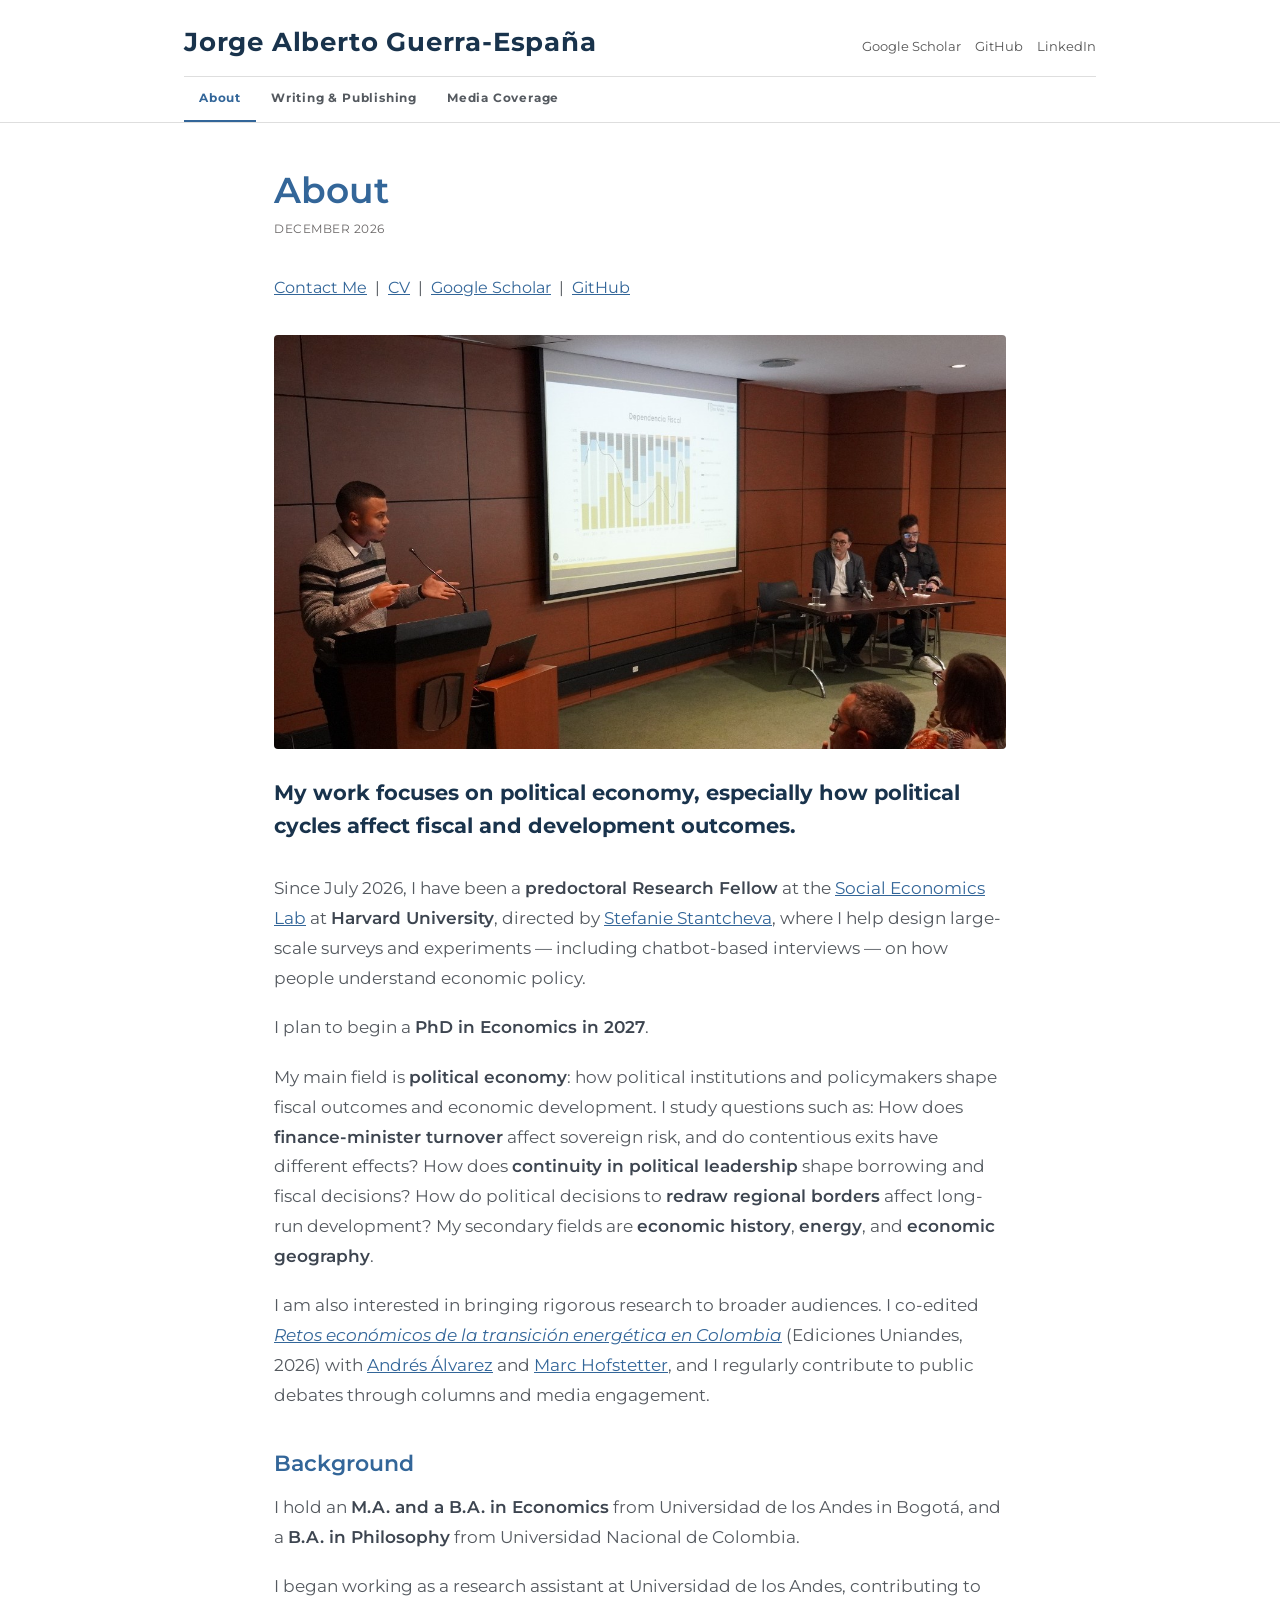
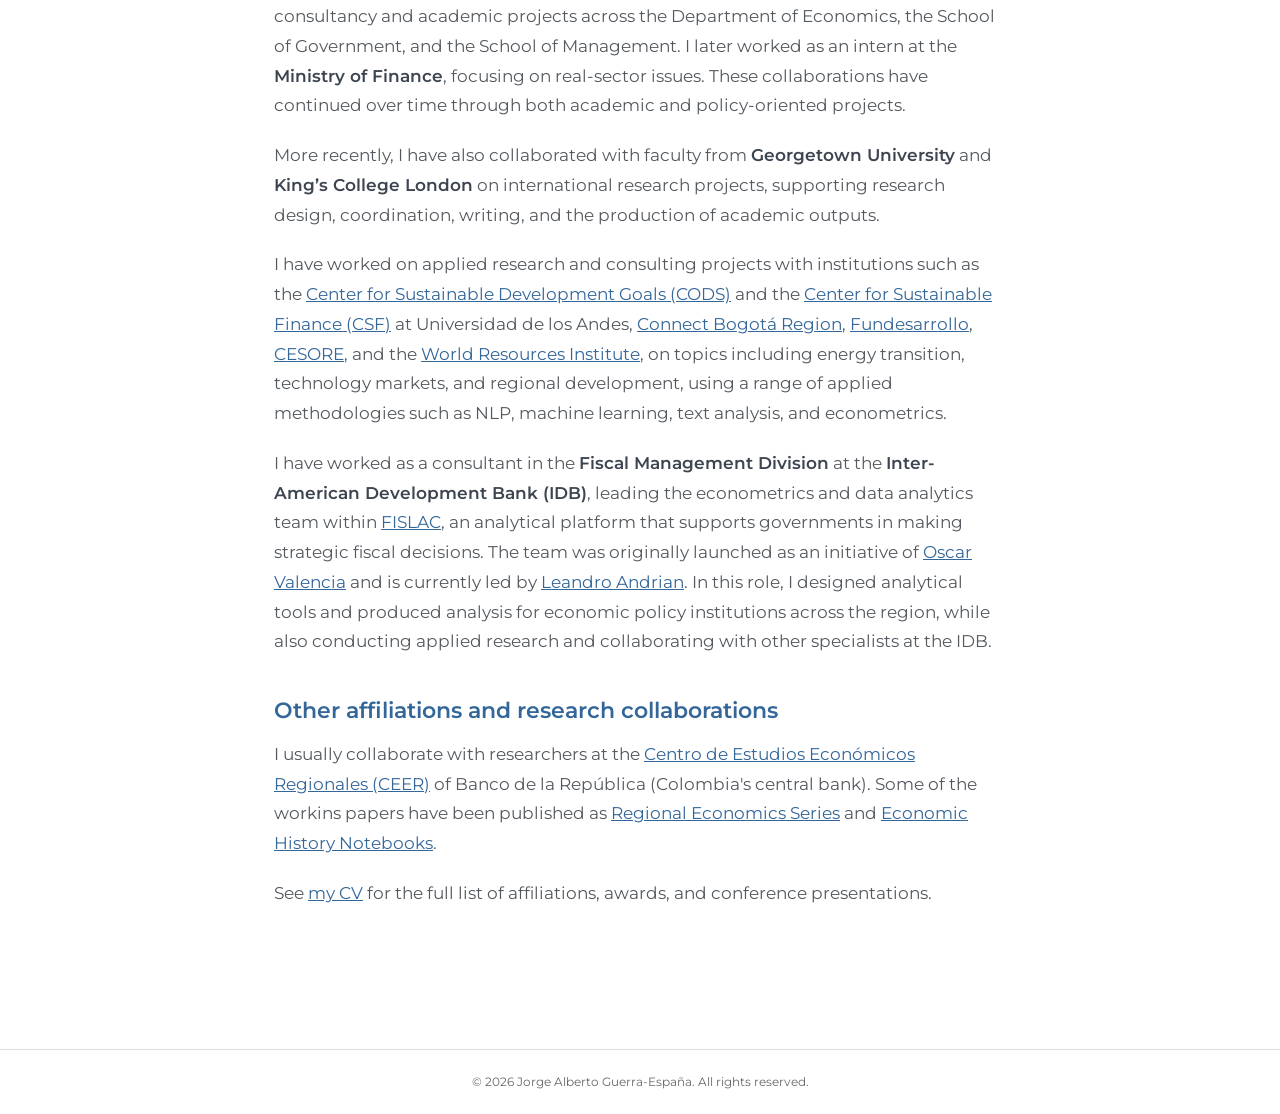
<file: docs/index.html>
<!DOCTYPE html>
<html lang="en">
<head>
  <meta charset="UTF-8" />
  <meta name="viewport" content="width=device-width, initial-scale=1.0" />
  <title>Jorge Alberto Guerra-España</title>
  <link rel="stylesheet" href="style.css" />
</head>
<body>

  <!-- HEADER -->
  <header class="site-header">
    <div class="site-header__inner">
      <div class="site-header__top">
        <div class="site-title"><a href="index.html">Jorge Alberto Guerra-España</a></div>
        <div class="site-header__social">
          <a href="https://scholar.google.com/citations?user=h6uj9zEAAAAJ&hl=es" target="_blank" rel="noopener">Google Scholar</a>
          <a href="https://github.com/jguerrae" target="_blank" rel="noopener">GitHub</a>
          <a href="https://www.linkedin.com/in/jorge-alberto-guerra-959964138/" target="_blank" rel="noopener">LinkedIn</a>
        </div>
      </div>
      <nav class="site-nav">
        <button class="nav-toggle" onclick="document.querySelector('.site-nav ul').classList.toggle('open')">☰ Menu</button>
        <ul>
          <li><a href="index.html" class="nav-link active">About</a></li>
          <li>
            <a href="published-articles.html" class="nav-link">Writing &amp; Publishing</a>
          </li>
          <li><a href="media.html" class="nav-link">Media Coverage</a></li>
        </ul>
      </nav>
    </div>
  </header>

  <!-- MAIN -->
  <main>
    <article class="article-container">

      <h1 class="page-title">About</h1>
      <div class="page-date">March 2026</div>

      <div class="quick-links">
        <a href="mailto:ja.guerrae@uniandes.edu.co">Contact Me</a> &nbsp;|&nbsp;
        <a href="CV_JAGE.pdf" target="_blank" rel="noopener">CV</a> &nbsp;|&nbsp;
        <a href="https://scholar.google.com/citations?user=h6uj9zEAAAAJ&hl=es" target="_blank" rel="noopener">Google Scholar</a> &nbsp;|&nbsp;
        <a href="https://github.com/jguerrae" target="_blank" rel="noopener">GitHub</a>
      </div>

      <div class="about-photo">
        <img src="f3.jpeg" alt="Jorge Alberto Guerra-Espana" />
      </div>

      <h2 class="statement">
        <strong>My work focuses on political economy, especially how political cycles affect fiscal and development outcomes.</strong>
      </h2>

      <div class="body-text">

        <p>
          Since July 2026, I have been a <span class="hl">predoctoral Research Fellow</span> at the <a href="https://socialeconomicslab.org/" target="_blank" rel="noopener">Social Economics Lab</a> at <span class="hl">Harvard University</span>, directed by <a href="https://www.stefanie-stantcheva.com/" target="_blank" rel="noopener">Stefanie Stantcheva</a>, where I help design large-scale surveys and experiments — including chatbot-based interviews — on how people understand economic policy.
        </p>

        <p>
          I plan to begin a <span class="hl">PhD in Economics in 2027</span>.
        </p>

        <p>
          My main field is <span class="hl">political economy</span>: how political institutions and policymakers shape fiscal outcomes and economic development. I study questions such as: How does <span class="hl">finance-minister turnover</span> affect sovereign risk, and do contentious exits have different effects? How does <span class="hl">continuity in political leadership</span> shape borrowing and fiscal decisions? How do political decisions to <span class="hl">redraw regional borders</span> affect long-run development? My secondary fields are <span class="hl">economic history</span>, <span class="hl">energy</span>, and <span class="hl">economic geography</span>.
        </p>

        <p>
          I am also interested in bringing rigorous research to broader audiences. I co-edited <a href="https://economia.uniandes.edu.co/es/publicaciones/libros/retos-economicos-de-la-transicion-energetica-en-colombia" target="_blank" rel="noopener"><em>Retos económicos de la transición energética en Colombia</em></a> (Ediciones Uniandes, 2026) with <a href="https://economia.uniandes.edu.co/alvarez" target="_blank" rel="noopener">Andrés Álvarez</a> and <a href="https://economia.uniandes.edu.co/hofstetter" target="_blank" rel="noopener">Marc Hofstetter</a>, and I regularly contribute to public debates through columns and media engagement.
        </p>

        <h2>Background</h2>

        <p>
          I hold an <span class="hl">M.A. and a B.A. in Economics</span> from Universidad de los Andes in Bogotá, and a <span class="hl">B.A. in Philosophy</span> from Universidad Nacional de Colombia.
        </p>

        <p>
          I began working as a research assistant at Universidad de los Andes, contributing to consultancy and academic projects across the Department of Economics, the School of Government, and the School of Management. I later worked as an intern at the <span class="hl">Ministry of Finance</span>, focusing on real-sector issues. These collaborations have continued over time through both academic and policy-oriented projects.
        </p>

        <p>
          More recently, I have also collaborated with faculty from <span class="hl">Georgetown University</span> and <span class="hl">King’s College London</span> on international research projects, supporting research design, coordination, writing, and the production of academic outputs.
        </p>

        <p>
          I have worked on applied research and consulting projects with institutions such as the <a href="https://cods.uniandes.edu.co/" target="_blank" rel="noopener">Center for Sustainable Development Goals (CODS)</a> and the <a href="https://finanzasostenible.uniandes.edu.co/" target="_blank" rel="noopener">Center for Sustainable Finance (CSF)</a> at Universidad de los Andes, <a href="https://www.connectbogota.org/" target="_blank" rel="noopener">Connect Bogotá Region</a>, <a href="https://www.fundesarrollo.org.co/" target="_blank" rel="noopener">Fundesarrollo</a>, <a href="https://cesore.com/" target="_blank" rel="noopener">CESORE</a>, and the <a href="https://www.wri.org/" target="_blank" rel="noopener">World Resources Institute</a>, on topics including energy transition, technology markets, and regional development, using a range of applied methodologies such as NLP, machine learning, text analysis, and econometrics.
        </p>

        <p>
          I have worked as a consultant in the <span class="hl">Fiscal Management Division</span> at the <span class="hl">Inter-American Development Bank (IDB)</span>, leading the econometrics and data analytics team within <a href="https://fislac.com/" target="_blank" rel="noopener">FISLAC</a>, an analytical platform that supports governments in making strategic fiscal decisions. The team was originally launched as an initiative of <a href="https://www.linkedin.com/in/oscar-valencia-5a511770/" target="_blank" rel="noopener">Oscar Valencia</a> and is currently led by <a href="https://www.iadb.org/es/blog/autor/leandro-andrian" target="_blank" rel="noopener">Leandro Andrian</a>. In this role, I designed analytical tools and produced analysis for economic policy institutions across the region, while also conducting applied research and collaborating with other specialists at the IDB.
        </p>

        <h2>Other affiliations and research collaborations</h2>

        <p>
          I usually collaborate with researchers at the <a href="https://investiga.banrep.gov.co/es/grupos-de-investigacion/centro-de-estudios-economicos-regionales-ceer" target="_blank" rel="noopener">Centro de Estudios Económicos Regionales (CEER)</a> of Banco de la República (Colombia's central bank). Some of the workins papers have been published as <a href="https://repositorio.banrep.gov.co/collections/bdf4ae9a-77ab-41a9-ad07-5f5f9651ba77" target="_blank" rel="noopener">Regional Economics Series</a> and <a href="https://www.banrep.gov.co/es/cuadernos-de-historia-economica" target="_blank" rel="noopener">Economic History Notebooks</a>.
        </p>

        <p>
          See <a href="CV_JAGE.pdf" target="_blank" rel="noopener">my CV</a> for the full list of affiliations,
          awards, and conference presentations.
        </p>
      </div>



    </article>
  </main>

  <footer class="site-footer">
    &copy; 2026 Jorge Alberto Guerra-España. All rights reserved.
  </footer>

  <script src="date.js"></script>
</body>
</html>
</file>
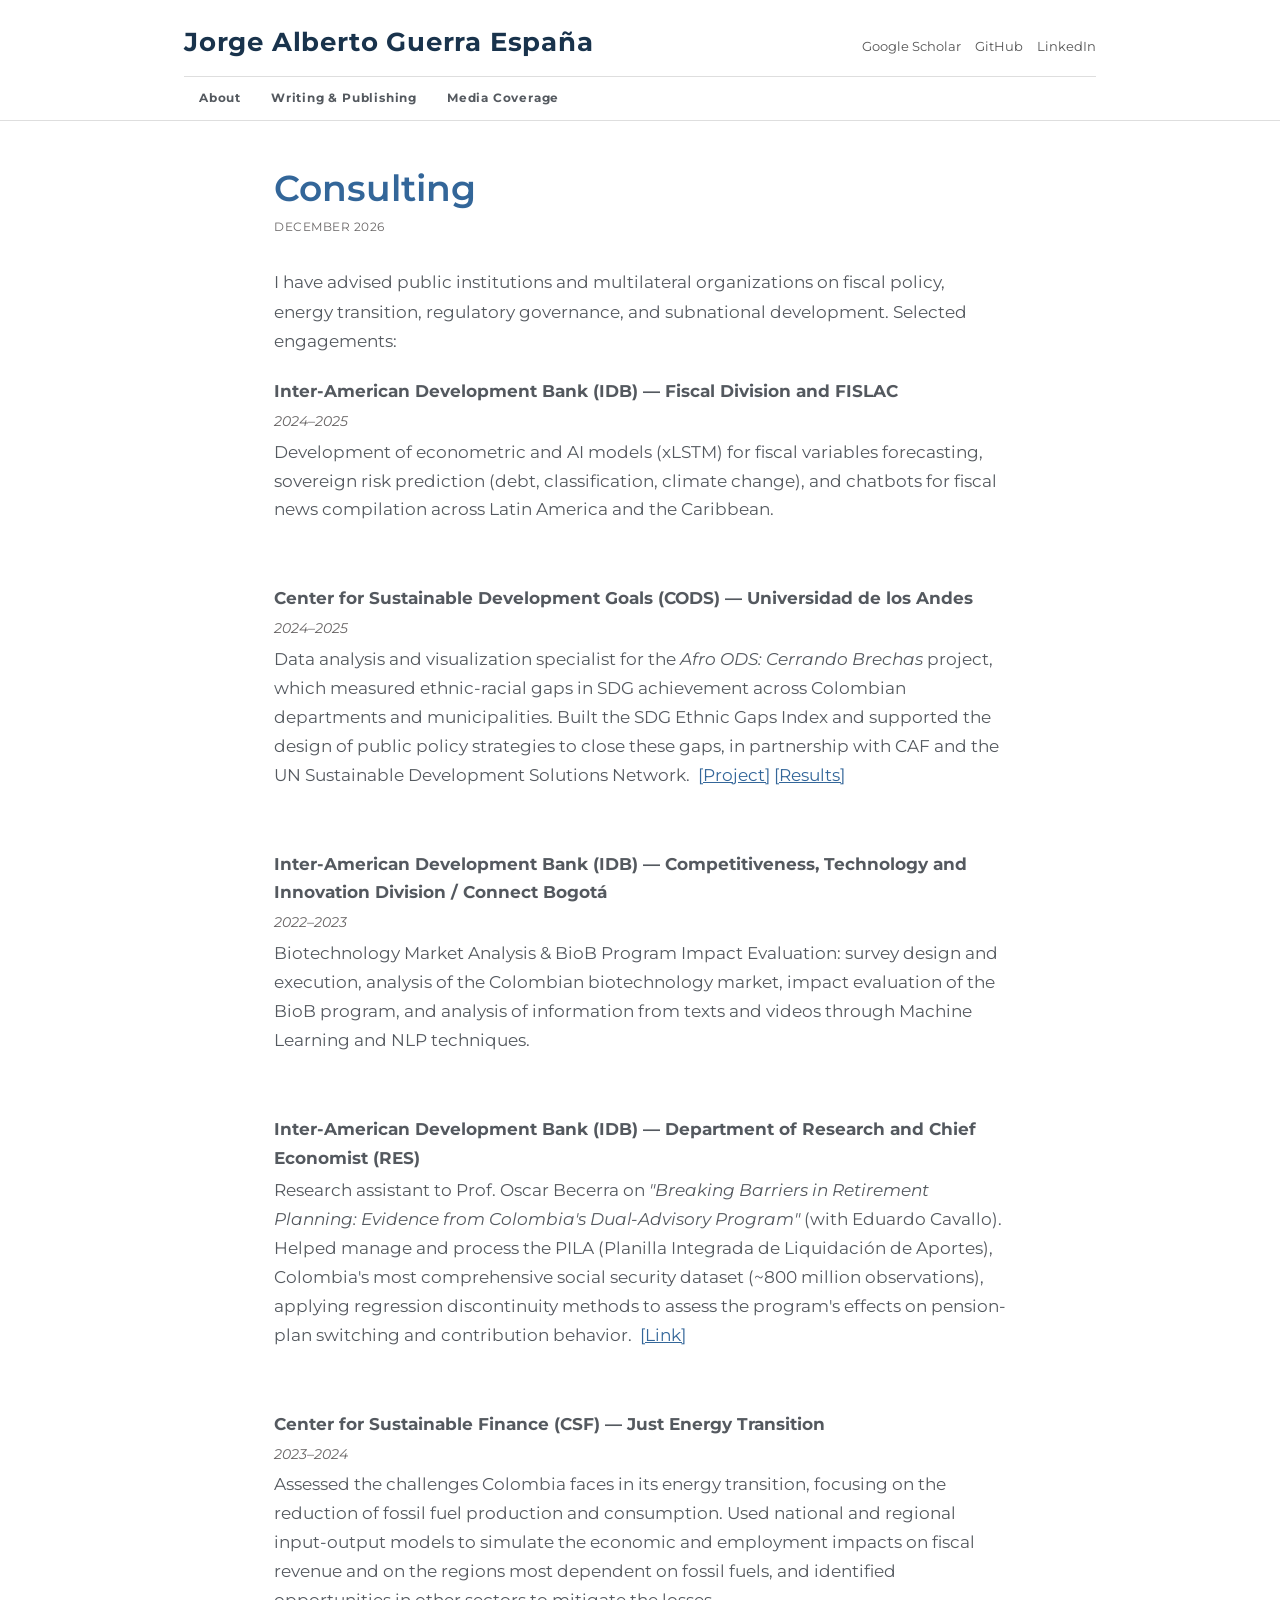
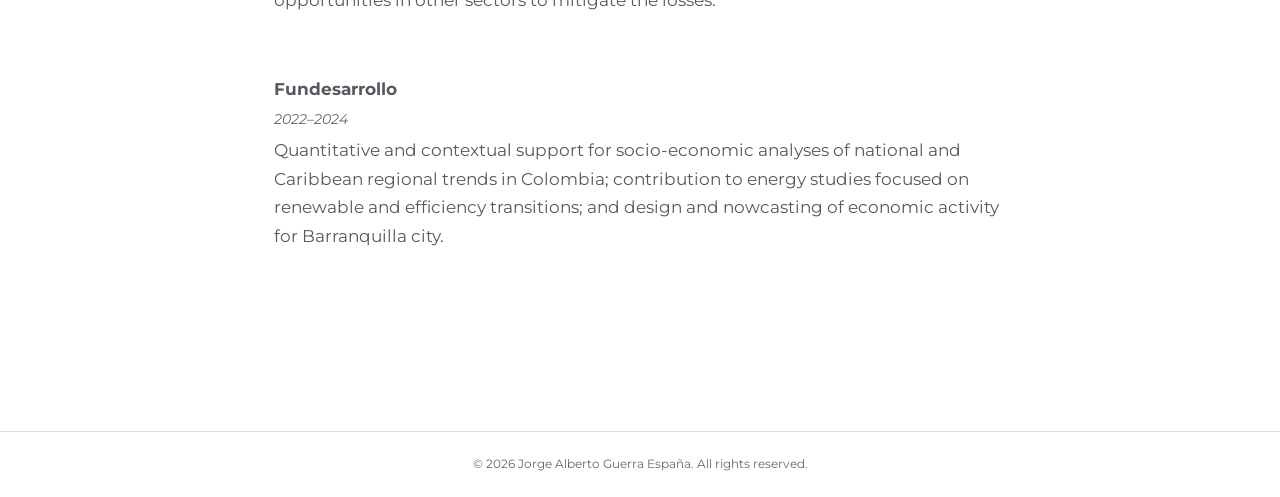
<file: docs/consulting.html>
<!DOCTYPE html>
<html lang="en">
<head>
  <meta charset="UTF-8" />
  <meta name="viewport" content="width=device-width, initial-scale=1.0" />
  <meta name="robots" content="noindex, nofollow" />
  <title>Consulting — Jorge Alberto Guerra España</title>
  <link rel="stylesheet" href="style.css" />
</head>
<body>

  <header class="site-header">
    <div class="site-header__inner">
      <div class="site-header__top">
        <div class="site-title"><a href="index.html">Jorge Alberto Guerra España</a></div>
        <div class="site-header__social">
          <a href="https://scholar.google.com/citations?user=h6uj9zEAAAAJ&hl=es" target="_blank" rel="noopener">Google Scholar</a>
          <a href="https://github.com/jguerrae" target="_blank" rel="noopener">GitHub</a>
          <a href="https://www.linkedin.com/in/jorge-alberto-guerra-959964138/" target="_blank" rel="noopener">LinkedIn</a>
        </div>
      </div>
      <nav class="site-nav">
        <button class="nav-toggle" onclick="document.querySelector('.site-nav ul').classList.toggle('open')">☰ Menu</button>
        <ul>
          <li><a href="index.html" class="nav-link">About</a></li>
          <li><a href="published-articles.html" class="nav-link">Writing &amp; Publishing</a></li>
          <li><a href="media.html" class="nav-link">Media Coverage</a></li>
        </ul>
      </nav>
    </div>
  </header>

  <main>
    <article class="article-container">

      <h1 class="page-title">Consulting</h1>
      <div class="page-date">March 2026</div>

      <div class="body-text">
        <p>
          I have advised public institutions and multilateral organizations on fiscal policy,
          energy transition, regulatory governance, and subnational development. Selected
          engagements:
        </p>

        <div class="paper-entry">
          <p><strong>Inter-American Development Bank (IDB) — Fiscal Division and FISLAC</strong></p>
          <p class="paper-meta">2024–2025</p>
          <p>
            Development of econometric and AI models (xLSTM) for fiscal variables
            forecasting, sovereign risk prediction (debt, classification, climate change),
            and chatbots for fiscal news compilation across Latin America and the Caribbean.
          </p>
        </div>

        <div class="paper-entry">
          <p><strong>Center for Sustainable Development Goals (CODS) — Universidad de los Andes</strong></p>
          <p class="paper-meta">2024–2025</p>
          <p>
            Data analysis and visualization specialist for the <em>Afro ODS: Cerrando Brechas</em> project,
            which measured ethnic-racial gaps in SDG achievement across Colombian departments and
            municipalities. Built the SDG Ethnic Gaps Index and supported the design of public policy
            strategies to close these gaps, in partnership with CAF and the UN Sustainable Development
            Solutions Network.
            &nbsp;<a href="https://cods.uniandes.edu.co/proyecto-afro-ods-cerrando-brechas/" target="_blank" rel="noopener">[Project]</a>
            <a href="https://cods.uniandes.edu.co/presentacion-de-resultados-proyecto-afro-ods/" target="_blank" rel="noopener">[Results]</a>
          </p>
        </div>

        <div class="paper-entry">
          <p><strong>Inter-American Development Bank (IDB) — Competitiveness, Technology and Innovation Division / Connect Bogotá</strong></p>
          <p class="paper-meta">2022–2023</p>
          <p>
            Biotechnology Market Analysis &amp; BioB Program Impact Evaluation: survey design and
            execution, analysis of the Colombian biotechnology market, impact evaluation of the
            BioB program, and analysis of information from texts and videos through Machine
            Learning and NLP techniques.
          </p>
        </div>

        <div class="paper-entry">
          <p><strong>Inter-American Development Bank (IDB) — Department of Research and Chief Economist (RES)</strong></p>
          <p>
            Research assistant to Prof. Oscar Becerra on <em>"Breaking Barriers in Retirement Planning:
            Evidence from Colombia's Dual-Advisory Program"</em> (with Eduardo Cavallo). Helped manage
            and process the PILA (Planilla Integrada de Liquidación de Aportes), Colombia's most
            comprehensive social security dataset (~800 million observations), applying regression
            discontinuity methods to assess the program's effects on pension-plan switching and
            contribution behavior.
            &nbsp;<a href="https://ideas.repec.org/p/col/000089/021365.html" target="_blank" rel="noopener">[Link]</a>
          </p>
        </div>

        <div class="paper-entry">
          <p><strong>Center for Sustainable Finance (CSF) — Just Energy Transition</strong></p>
          <p class="paper-meta">2023–2024</p>
          <p>
            Assessed the challenges Colombia faces in its energy transition, focusing on the reduction
            of fossil fuel production and consumption. Used national and regional input-output models
            to simulate the economic and employment impacts on fiscal revenue and on the regions most
            dependent on fossil fuels, and identified opportunities in other sectors to mitigate the losses.
          </p>
        </div>

        <div class="paper-entry">
          <p><strong>Fundesarrollo</strong></p>
          <p class="paper-meta">2022–2024</p>
          <p>
            Quantitative and contextual support for socio-economic analyses of national and
            Caribbean regional trends in Colombia; contribution to energy studies focused on
            renewable and efficiency transitions; and design and nowcasting of economic activity
            for Barranquilla city.
          </p>
        </div>

      </div>
    </article>
  </main>

  <footer class="site-footer">
    &copy; 2026 Jorge Alberto Guerra España. All rights reserved.
  </footer>

  <script src="date.js"></script>
</body>
</html>
</file>
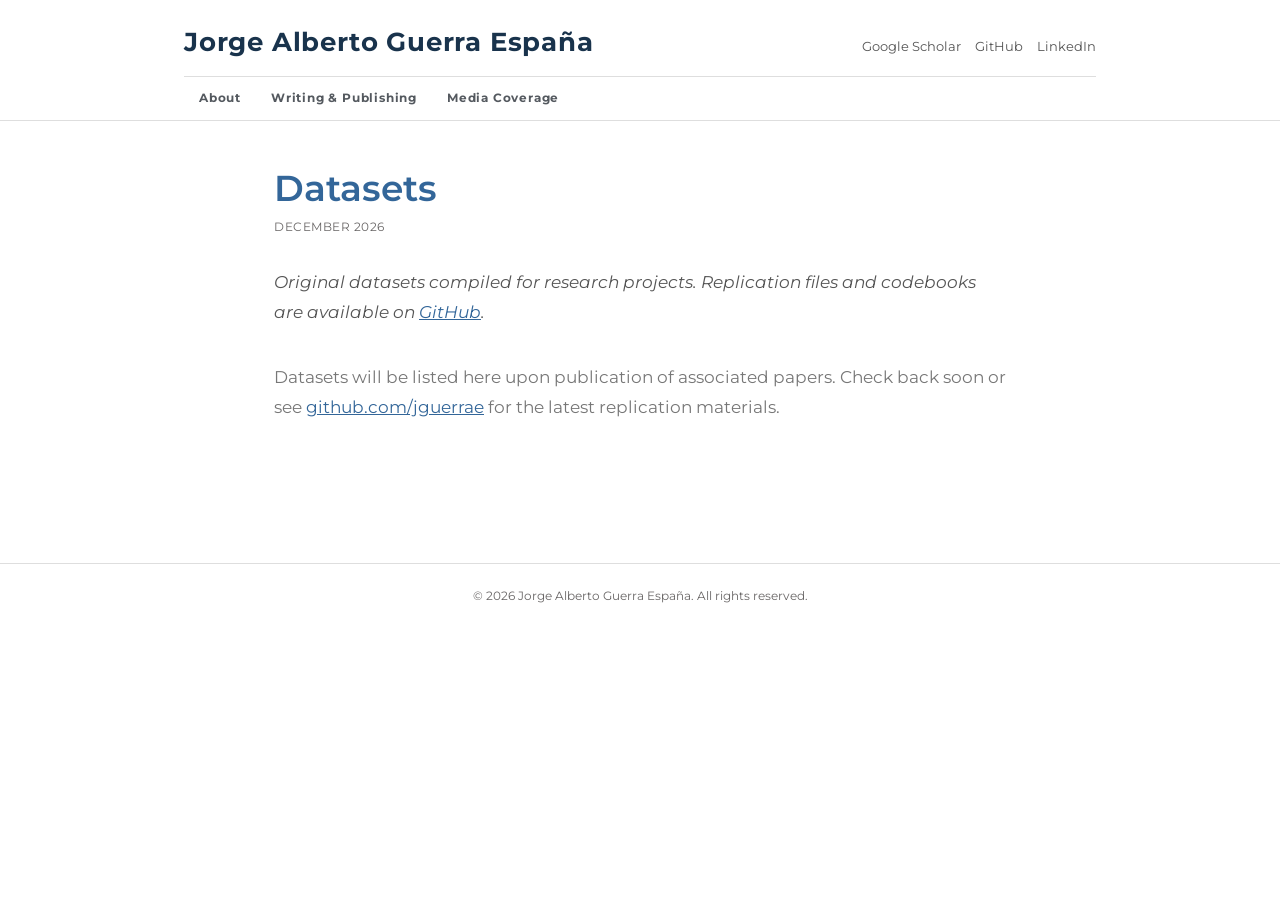
<file: docs/datasets.html>
<!DOCTYPE html>
<html lang="en">
<head>
  <meta charset="UTF-8" />
  <meta name="viewport" content="width=device-width, initial-scale=1.0" />
  <meta name="robots" content="noindex, nofollow" />
  <title>Datasets — Jorge Alberto Guerra España</title>
  <link rel="stylesheet" href="style.css" />
</head>
<body>

  <header class="site-header">
    <div class="site-header__inner">
      <div class="site-header__top">
        <div class="site-title"><a href="index.html">Jorge Alberto Guerra España</a></div>
        <div class="site-header__social">
          <a href="https://scholar.google.com/citations?user=h6uj9zEAAAAJ&hl=es" target="_blank" rel="noopener">Google Scholar</a>
          <a href="https://github.com/jguerrae" target="_blank" rel="noopener">GitHub</a>
          <a href="https://www.linkedin.com/in/jorge-alberto-guerra-959964138/" target="_blank" rel="noopener">LinkedIn</a>
        </div>
      </div>
      <nav class="site-nav">
        <button class="nav-toggle" onclick="document.querySelector('.site-nav ul').classList.toggle('open')">☰ Menu</button>
        <ul>
          <li><a href="index.html" class="nav-link">About</a></li>
          <li><a href="published-articles.html" class="nav-link">Writing &amp; Publishing</a></li>
          <li><a href="media.html" class="nav-link">Media Coverage</a></li>
        </ul>
      </nav>
    </div>
  </header>

  <main>
    <article class="article-container">

      <h1 class="page-title">Datasets</h1>
      <div class="page-date">March 2026</div>

      <div class="body-text">
        <p style="font-style:italic; color:#555; margin-bottom:36px;">
          Original datasets compiled for research projects. Replication files and
          codebooks are available on <a href="https://github.com/jguerrae" target="_blank" rel="noopener">GitHub</a>.
        </p>

        <p style="color:#777;">
          Datasets will be listed here upon publication of associated papers.
          Check back soon or see <a href="https://github.com/jguerrae" target="_blank" rel="noopener">github.com/jguerrae</a>
          for the latest replication materials.
        </p>
      </div>

    </article>
  </main>

  <footer class="site-footer">
    &copy; 2026 Jorge Alberto Guerra España. All rights reserved.
  </footer>

  <script src="date.js"></script>
</body>
</html>
</file>
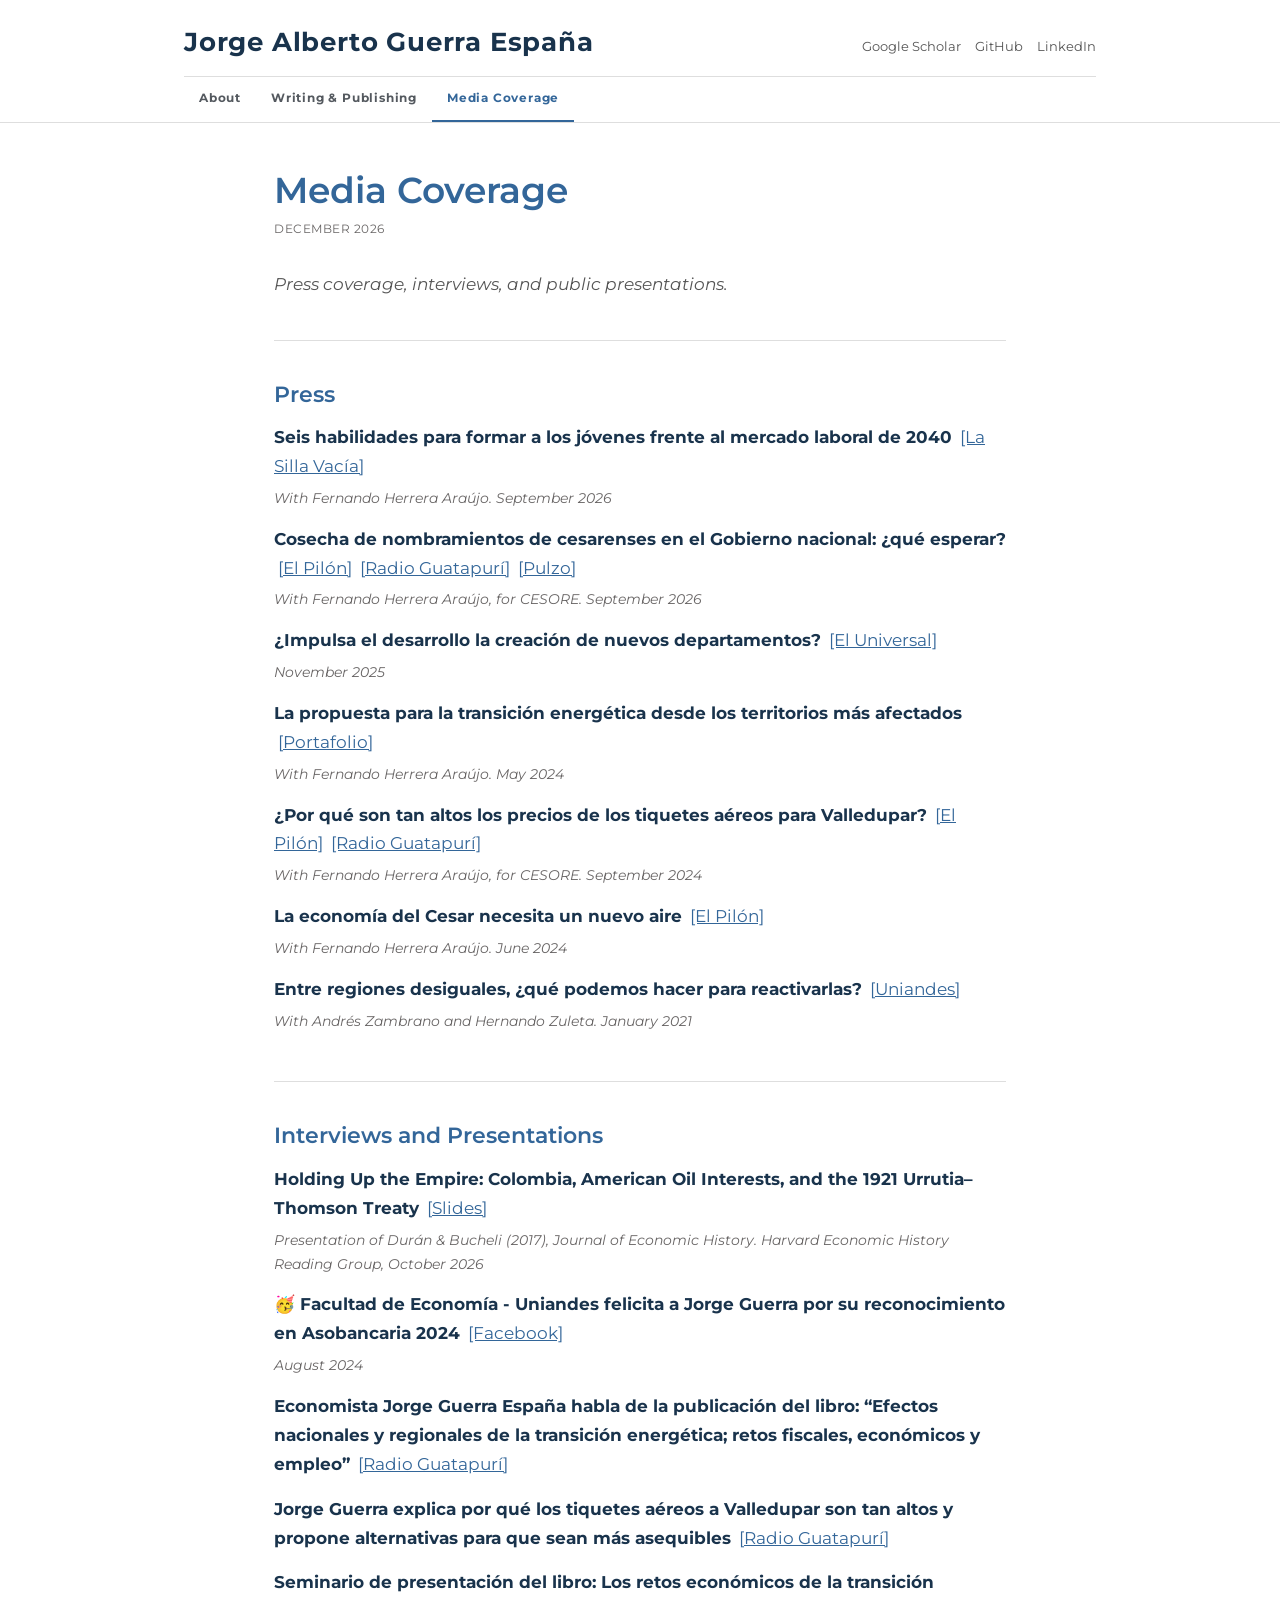
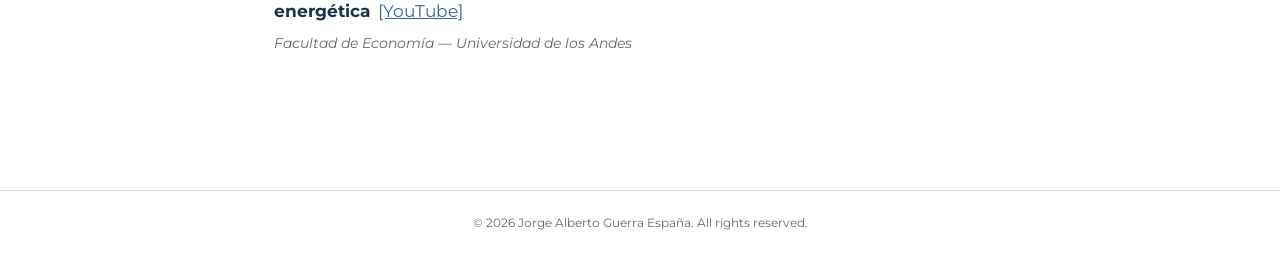
<file: docs/media.html>
<!DOCTYPE html>
<html lang="en">
<head>
  <meta charset="UTF-8" />
  <meta name="viewport" content="width=device-width, initial-scale=1.0" />
  <title>Media Coverage — Jorge Alberto Guerra España</title>
  <link rel="stylesheet" href="style.css" />
  <style>
    .body-text .paper-entry { margin-bottom: 6px; padding-bottom: 4px; }
  </style>
</head>
<body>

  <header class="site-header">
    <div class="site-header__inner">
      <div class="site-header__top">
        <div class="site-title"><a href="index.html">Jorge Alberto Guerra España</a></div>
        <div class="site-header__social">
          <a href="https://scholar.google.com/citations?user=h6uj9zEAAAAJ&hl=es" target="_blank" rel="noopener">Google Scholar</a>
          <a href="https://github.com/jguerrae" target="_blank" rel="noopener">GitHub</a>
          <a href="https://www.linkedin.com/in/jorge-alberto-guerra-959964138/" target="_blank" rel="noopener">LinkedIn</a>
        </div>
      </div>
      <nav class="site-nav">
        <button class="nav-toggle" onclick="document.querySelector('.site-nav ul').classList.toggle('open')">☰ Menu</button>
        <ul>
          <li><a href="index.html" class="nav-link">About</a></li>
          <li><a href="published-articles.html" class="nav-link">Writing &amp; Publishing</a></li>
          <li><a href="media.html" class="nav-link active">Media Coverage</a></li>
        </ul>
      </nav>
    </div>
  </header>

  <main>
    <article class="article-container">

      <h1 class="page-title">Media Coverage</h1>
      <div class="page-date">March 2026</div>

      <div class="body-text">
        <p style="font-style:italic; color:#555; margin-bottom:36px;">
          Press coverage, interviews, and public presentations.
        </p>

        <hr style="border: none; border-bottom: 1px solid #dedede; margin: 40px 0 18px 0;" />
        <h2>Press</h2>
        <div class="paper-entry">
          <p class="paper-title">
            <strong>Seis habilidades para formar a los jóvenes frente al mercado laboral de 2040</strong>
            &nbsp;<a href="https://www.lasillavacia.com/red-de-expertos/red-social/seis-habilidades-para-formar-a-los-jovenes-frente-al-mercado-laboral-de-2040/" target="_blank" rel="noopener">[La Silla Vacía]</a>
          </p>
          <p class="paper-meta">With Fernando Herrera Araújo. September 2026</p>
        </div>

        <div class="paper-entry">
          <p class="paper-title">
            <strong>Cosecha de nombramientos de cesarenses en el Gobierno nacional: ¿qué esperar?</strong>
            &nbsp;<a href="https://elpilon.com.co/politica/cosecha-de-nombramientos-de-cesarenses-en-el-gobierno-nacional-que-esperar" target="_blank" rel="noopener">[El Pilón]</a>
            &nbsp;<a href="https://www.radioguatapuri.com/noticias/cosecha-nombramientos-cesore" target="_blank" rel="noopener">[Radio Guatapurí]</a>
            &nbsp;<a href="https://www.pulzo.com/nacion/nombramientos-en-el-gobierno-nacional-puede-el-cesar-impulsar-su-desarrollo-con-mas-representacion-PP5291543A" target="_blank" rel="noopener">[Pulzo]</a>
          </p>
          <p class="paper-meta">With Fernando Herrera Araújo, for CESORE. September 2026</p>
        </div>

        <div class="paper-entry">
          <p class="paper-title">
            <strong>¿Impulsa el desarrollo la creación de nuevos departamentos?</strong>
            &nbsp;<a href="https://www.eluniversal.com.co/opinion/columna/2025/11/15/impulsa-el-desarrollo-la-creacion-de-nuevos-departamentos/" target="_blank" rel="noopener">[El Universal]</a>
          </p>
          <p class="paper-meta">November 2025</p>
        </div>
        <div class="paper-entry">
          <p class="paper-title">
            <strong>La propuesta para la transición energética desde los territorios más afectados</strong>
            &nbsp;<a href="https://www.portafolio.co/energia/transicion-energetica-una-propuesta-desde-los-territorios-mas-afectados-604666" target="_blank" rel="noopener">[Portafolio]</a>
          </p>
          <p class="paper-meta">With Fernando Herrera Araújo. May 2024</p>
        </div>
        <div class="paper-entry">
          <p class="paper-title">
            <strong>¿Por qué son tan altos los precios de los tiquetes aéreos para Valledupar?</strong>
            &nbsp;<a href="https://elpilon.com.co/cesar-y-la-guajira/por-que-son-tan-altos-los-precios-de-los-tiquetes-aereos-para-valledupar" target="_blank" rel="noopener">[El Pilón]</a>
            &nbsp;<a href="https://www.radioguatapuri.com/noticias/altos-precios-tiquetes-aereos-valledupar" target="_blank" rel="noopener">[Radio Guatapurí]</a>
          </p>
          <p class="paper-meta">With Fernando Herrera Araújo, for CESORE. September 2024</p>
        </div>
        <div class="paper-entry">
          <p class="paper-title">
            <strong>La economía del Cesar necesita un nuevo aire</strong>
            &nbsp;<a href="https://elpilon.com.co/economia/la-economia-del-cesar-necesita-un-nuevo-aire" target="_blank" rel="noopener">[El Pilón]</a>
          </p>
          <p class="paper-meta">With Fernando Herrera Araújo. June 2024</p>
        </div>
        <div class="paper-entry">
          <p class="paper-title">
            <strong>Entre regiones desiguales, ¿qué podemos hacer para reactivarlas?</strong>
            &nbsp;<a href="https://www.uniandes.edu.co/es/noticias/gobierno-y-politica/entre-regiones-desiguales-que-podemos-hacer-para-reactivarlas" target="_blank" rel="noopener">[Uniandes]</a>
          </p>
          <p class="paper-meta">With Andrés Zambrano and Hernando Zuleta. January 2021</p>
        </div>

        <hr style="border: none; border-bottom: 1px solid #dedede; margin: 40px 0 18px 0;" />
        <h2>Interviews and Presentations</h2>
        <div class="paper-entry">
          <p class="paper-title">
            <strong>Holding Up the Empire: Colombia, American Oil Interests, and the 1921 Urrutia&ndash;Thomson Treaty</strong>
            &nbsp;<a href="hold-up.pdf" target="_blank" rel="noopener">[Slides]</a>
          </p>
          <p class="paper-meta">Presentation of Dur&aacute;n &amp; Bucheli (2017), <em>Journal of Economic History</em>. Harvard Economic History Reading Group, October 2026</p>
        </div>

        <div class="paper-entry">
          <p class="paper-title">
            <strong>🥳 Facultad de Economía - Uniandes felicita a Jorge Guerra por su reconocimiento en Asobancaria 2024</strong>
            &nbsp;<a href="https://www.facebook.com/watch/?v=1068147318060667" target="_blank" rel="noopener">[Facebook]</a>
          </p>
          <p class="paper-meta">August 2024</p>
        </div>
        <div class="paper-entry">
          <p class="paper-title">
            <strong>Economista Jorge Guerra España habla de la publicación del libro: “Efectos nacionales y regionales de la transición energética; retos fiscales, económicos y empleo”</strong>
            &nbsp;<a href="https://radioguatapuri.podbean.com/e/economistajorge-guerra-espanahabla-dela-publicaciondel-libroefectosnacionalesy-regionales-de-latransicionenergetica-retos-fiscales-economicosy-empleo/" target="_blank" rel="noopener">[Radio Guatapurí]</a>
          </p>
        </div>
        <div class="paper-entry">
          <p class="paper-title">
            <strong>Jorge Guerra explica por qué los tiquetes aéreos a Valledupar son tan altos y propone alternativas para que sean más asequibles</strong>
            &nbsp;<a href="https://radioguatapuri.podbean.com/e/jorgeguerra-economistade-cesoreexplica-por-que-lostiquetesaereos-a-valleduparson-tan-altos-ypropone-alternativas-para-queseanmasasequibles3septiembre/" target="_blank" rel="noopener">[Radio Guatapurí]</a>
          </p>
        </div>
        <div class="paper-entry">
          <p class="paper-title">
            <strong>Seminario de presentación del libro: Los retos económicos de la transición energética</strong>
            &nbsp;<a href="https://www.youtube.com/watch?v=_cKXA4nmlmA" target="_blank" rel="noopener">[YouTube]</a>
          </p>
          <p class="paper-meta">Facultad de Economía — Universidad de los Andes</p>
        </div>

      </div>
    </article>
  </main>

  <footer class="site-footer">
    &copy; 2026 Jorge Alberto Guerra España. All rights reserved.
  </footer>

  <script src="date.js"></script>
</body>
</html>
</file>
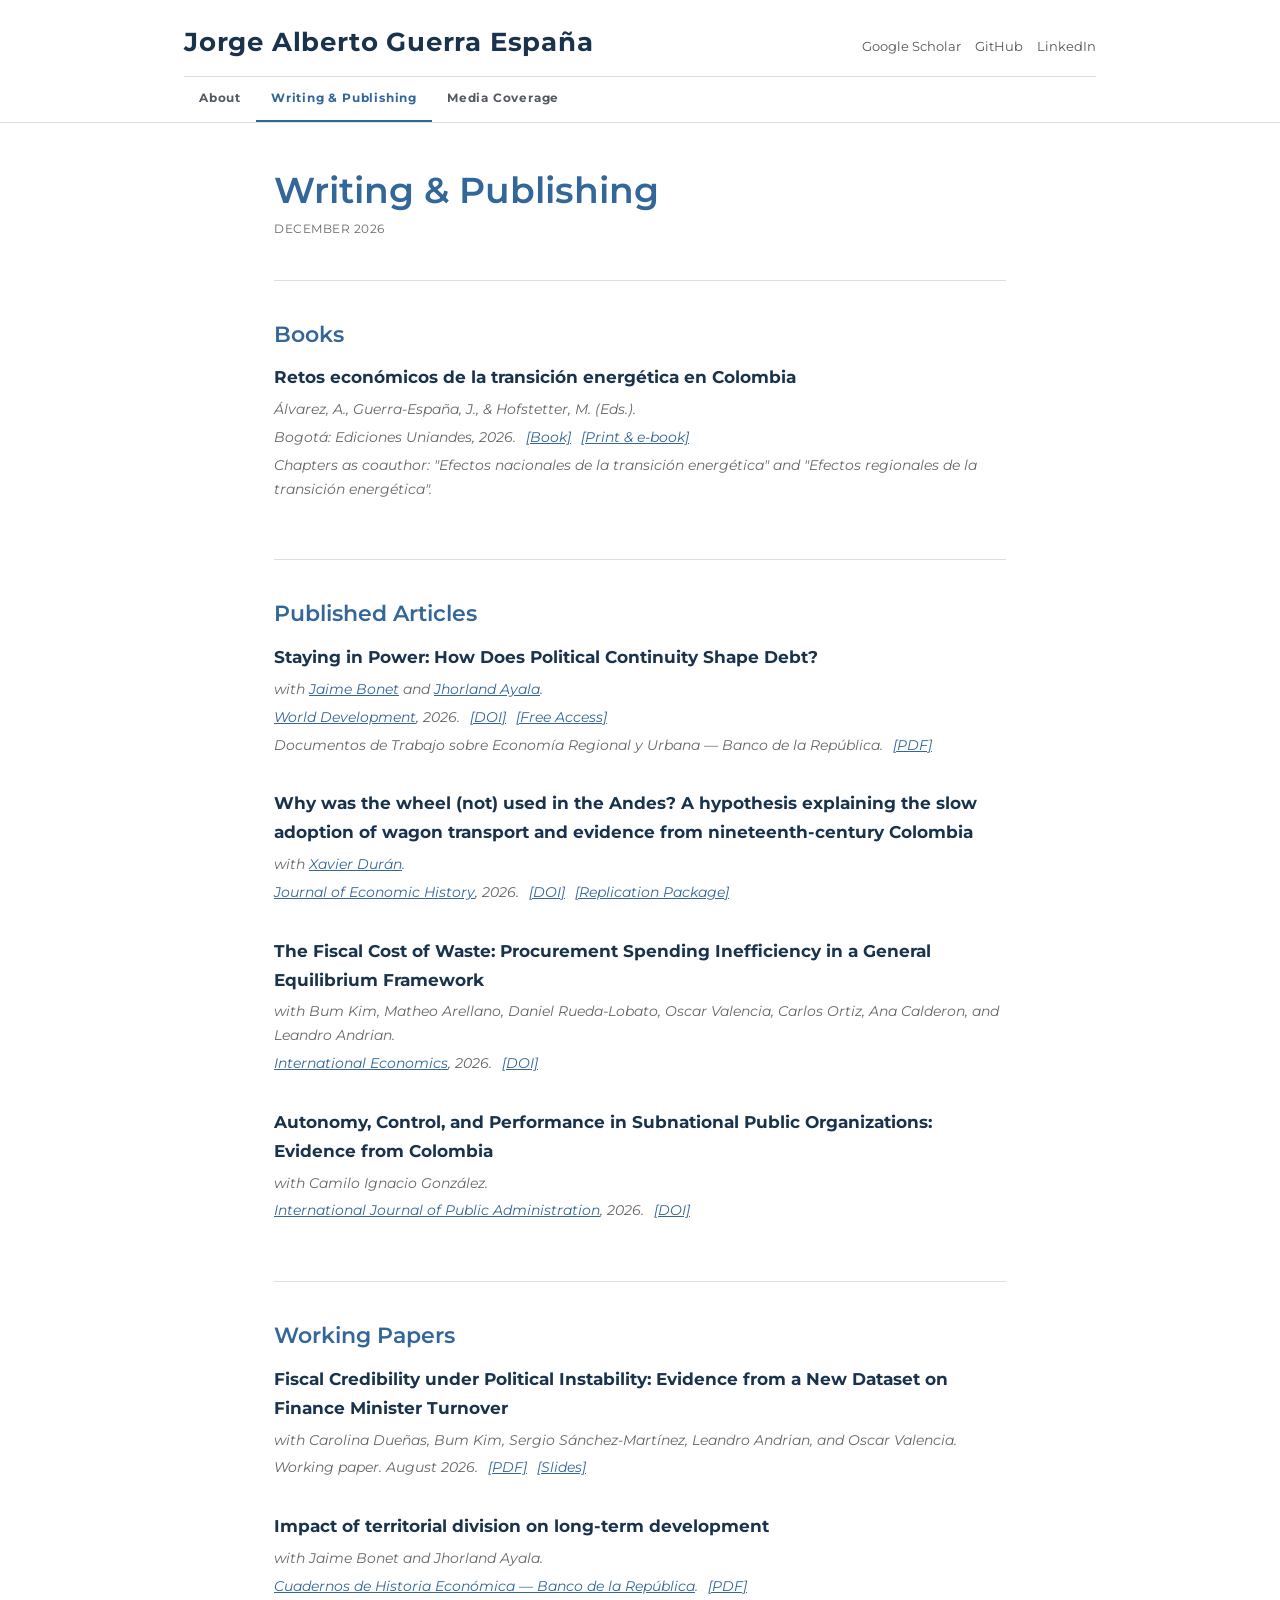
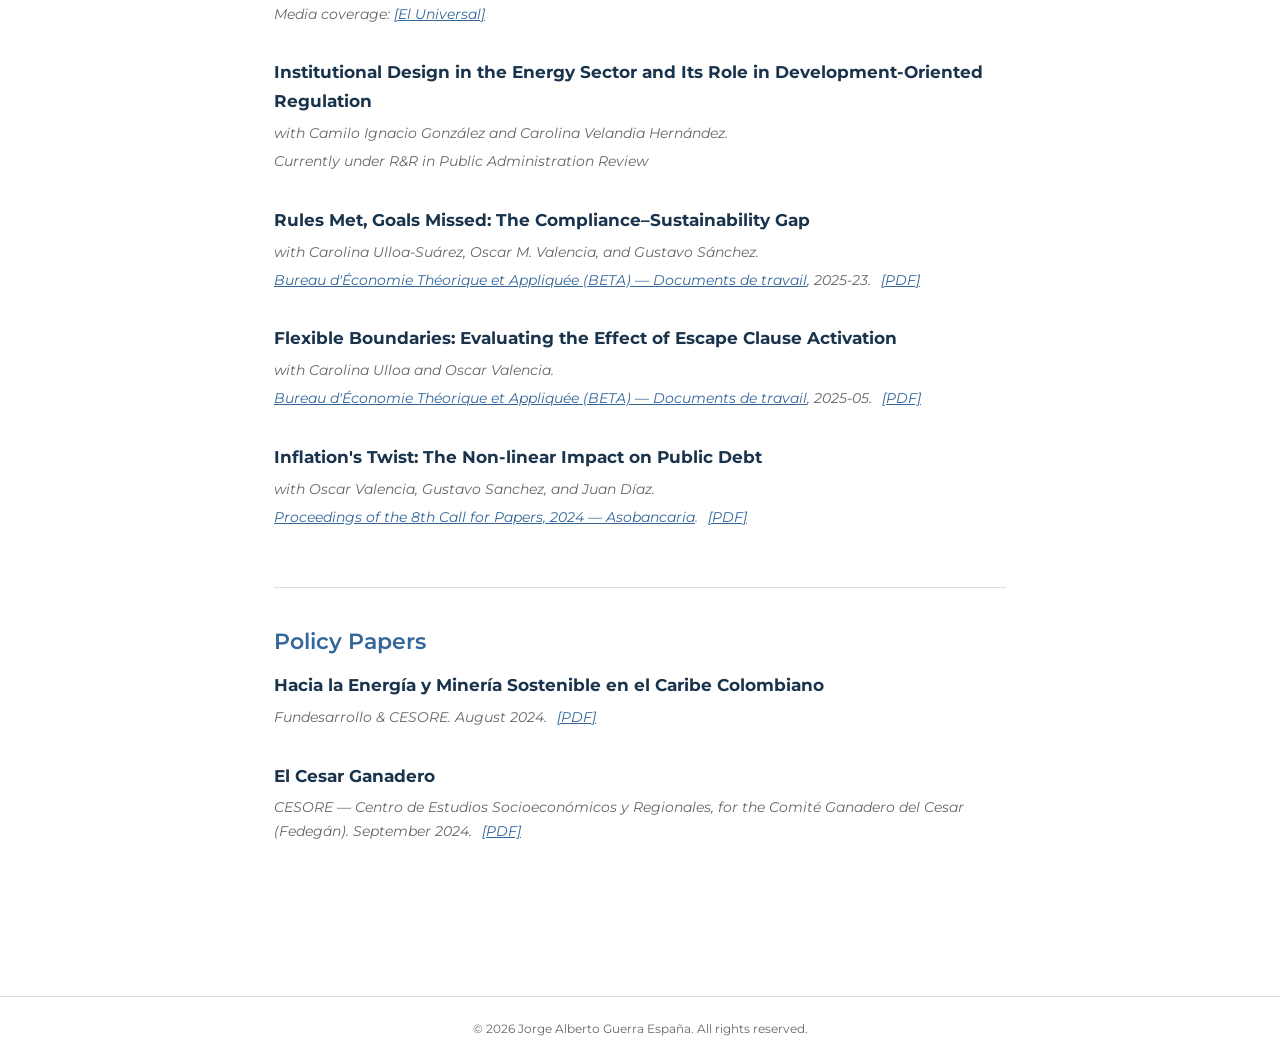
<file: docs/published-articles.html>
<!DOCTYPE html>
<html lang="en">
<head>
  <meta charset="UTF-8" />
  <meta name="viewport" content="width=device-width, initial-scale=1.0" />
  <title>Writing &amp; Publishing — Jorge Alberto Guerra España</title>
  <link rel="stylesheet" href="style.css" />
  <style>
    .body-text .paper-entry { margin-bottom: 14px; padding-bottom: 14px; }
  </style>
</head>
<body>

  <header class="site-header">
    <div class="site-header__inner">
      <div class="site-header__top">
        <div class="site-title"><a href="index.html">Jorge Alberto Guerra España</a></div>
        <div class="site-header__social">
          <a href="https://scholar.google.com/citations?user=h6uj9zEAAAAJ&hl=es" target="_blank" rel="noopener">Google Scholar</a>
          <a href="https://github.com/jguerrae" target="_blank" rel="noopener">GitHub</a>
          <a href="https://www.linkedin.com/in/jorge-alberto-guerra-959964138/" target="_blank" rel="noopener">LinkedIn</a>
        </div>
      </div>
      <nav class="site-nav">
        <button class="nav-toggle" onclick="document.querySelector('.site-nav ul').classList.toggle('open')">☰ Menu</button>
        <ul>
          <li><a href="index.html" class="nav-link">About</a></li>
          <li><a href="published-articles.html" class="nav-link active">Writing &amp; Publishing</a></li>
          <li><a href="media.html" class="nav-link">Media Coverage</a></li>
        </ul>
      </nav>
    </div>
  </header>

  <main>
    <article class="article-container">

      <h1 class="page-title">Writing & Publishing</h1>
      <div class="page-date">March 2026</div>

      <div class="body-text">
        <hr style="border: none; border-bottom: 1px solid #dedede; margin: 40px 0 18px 0;" />
        <h2>Books</h2>
        <div class="paper-entry">
          <p class="paper-title"><strong>Retos económicos de la transición energética en Colombia</strong></p>
          <p class="paper-meta">Álvarez, A., Guerra-España, J., &amp; Hofstetter, M. (Eds.).</p>
          <p class="paper-meta">Bogotá: Ediciones Uniandes, 2026. <a href="https://economia.uniandes.edu.co/es/publicaciones/libros/retos-economicos-de-la-transicion-energetica-en-colombia" target="_blank" rel="noopener" style="margin-left:6px;">[Book]</a> <a href="https://ediciones.uniandes.edu.co/gpd-retos-economicos-de-la-transicion-energetica-en-colombia9786287903920-6ab6d8a9c6358.html" target="_blank" rel="noopener" style="margin-left:6px;">[Print &amp; e-book]</a></p>
          <p class="paper-meta">Chapters as coauthor: "Efectos nacionales de la transición energética" and "Efectos regionales de la transición energética".</p>
        </div>

        <hr style="border: none; border-bottom: 1px solid #dedede; margin: 40px 0 18px 0;" />
        <h2>Published Articles</h2>
        <div class="paper-entry">
          <p class="paper-title">
            <strong>Staying in Power: How Does Political Continuity Shape Debt?</strong>
          </p>
          <p class="paper-meta">with <a href="https://investiga.banrep.gov.co/es/profile/73" target="_blank" rel="noopener">Jaime Bonet</a> and <a href="https://investiga.banrep.gov.co/es/profile/75" target="_blank" rel="noopener">Jhorland Ayala</a>.</p>
          <p class="paper-meta">
            <a href="https://www.sciencedirect.com/journal/world-development" target="_blank" rel="noopener"><em>World Development</em></a>, 2026.
            <a href="https://doi.org/10.1016/j.worlddev.2026.107541" target="_blank" rel="noopener" style="margin-left:6px;">[DOI]</a>
            <a href="https://authors.elsevier.com/c/1ngbW,6yxDa5cD" target="_blank" rel="noopener" style="margin-left:6px;">[Free Access]</a>
          </p>
          <p class="paper-meta">
            <em>Documentos de Trabajo sobre Economía Regional y Urbana — Banco de la República.</em>
            <a href="https://repositorio.banrep.gov.co/items/e0c9091c-7c04-4632-bd85-cd1a1001a4b3" target="_blank" rel="noopener" style="margin-left:6px;">[PDF]</a>
          </p>
        </div>

        <div class="paper-entry">
          <p class="paper-title">
            <strong>Why was the wheel (not) used in the Andes? A hypothesis explaining the slow adoption of wagon transport and evidence from nineteenth-century Colombia</strong>
          </p>
          <p class="paper-meta">with <a href="https://academia.uniandes.edu.co/AcademyCv/xh.duran21" target="_blank" rel="noopener">Xavier Durán</a>.</p>
          <p class="paper-meta">
            <a href="https://www.cambridge.org/core/journals/journal-of-economic-history" target="_blank" rel="noopener"><em>Journal of Economic History</em></a>, 2026.
            <a href="https://doi.org/10.1017/S002205072610151X" target="_blank" rel="noopener" style="margin-left:6px;">[DOI]</a>
            <a href="https://www.icpsr.umich.edu/sites/jeh/view/studies/307689/versions/V1.0" target="_blank" rel="noopener" style="margin-left:6px;">[Replication Package]</a>
          </p>
        </div>

        <div class="paper-entry">
          <p class="paper-title">
            <strong>The Fiscal Cost of Waste: Procurement Spending Inefficiency in a General Equilibrium Framework</strong>
          </p>
          <p class="paper-meta">with Bum Kim, Matheo Arellano, Daniel Rueda-Lobato, Oscar Valencia, Carlos Ortiz, Ana Calderon, and Leandro Andrian.</p>
          <p class="paper-meta">
            <a href="https://www.sciencedirect.com/journal/international-economics" target="_blank" rel="noopener"><em>International Economics</em></a>, 2026.
            <a href="https://doi.org/10.1016/j.inteco.2026.100728" target="_blank" rel="noopener" style="margin-left:6px;">[DOI]</a>
          </p>
        </div>

        <div class="paper-entry">
          <p class="paper-title">
            <strong>Autonomy, Control, and Performance in Subnational Public Organizations: Evidence from Colombia</strong>
          </p>
          <p class="paper-meta">with Camilo Ignacio González.</p>
          <p class="paper-meta">
            <a href="https://www.tandfonline.com/journals/lpad20" target="_blank" rel="noopener"><em>International Journal of Public Administration</em></a>, 2026.
            <a href="https://doi.org/10.1080/01900692.2026.2725006" target="_blank" rel="noopener" style="margin-left:6px;">[DOI]</a>
          </p>
        </div>

        <hr style="border: none; border-bottom: 1px solid #dedede; margin: 40px 0 18px 0;" />
        <h2>Working Papers</h2>
        <div class="paper-entry">
          <p class="paper-title">
            <strong>Fiscal Credibility under Political Instability: Evidence from a New Dataset on Finance Minister Turnover</strong>
          </p>
          <p class="paper-meta">with Carolina Dueñas, Bum Kim, Sergio Sánchez-Martínez, Leandro Andrian, and Oscar Valencia.</p>
          <p class="paper-meta">
            Working paper. August 2026.
            <a href="26_08_19_MinistryDatabasePaper.pdf" target="_blank" rel="noopener" style="margin-left:6px;">[PDF]</a>
            <a href="26_08_19_MinistryTurnoverSlides.pdf" target="_blank" rel="noopener" style="margin-left:6px;">[Slides]</a>
          </p>
        </div>

        <div class="paper-entry">
          <p class="paper-title">
            <strong>Impact of territorial division on long-term development</strong>
          </p>
          <p class="paper-meta">with Jaime Bonet and Jhorland Ayala.</p>
          <p class="paper-meta">
            <a href="https://www.banrep.gov.co/es/cuadernos-de-historia-economica" target="_blank" rel="noopener"><em>Cuadernos de Historia Económica — Banco de la República</em></a>.
            <a href="https://doi.org/10.32468/chee.67" target="_blank" rel="noopener" style="margin-left:6px;">[PDF]</a>
          </p>
          <p class="paper-meta">Media coverage: <a href="https://www.eluniversal.com.co/opinion/columna/2025/11/15/impulsa-el-desarrollo-la-creacion-de-nuevos-departamentos/" target="_blank" rel="noopener">[El Universal]</a></p>
        </div>

        <div class="paper-entry">
          <p class="paper-title">
            <strong>Institutional Design in the Energy Sector and Its Role in Development-Oriented Regulation</strong>
          </p>
          <p class="paper-meta">with Camilo Ignacio González and Carolina Velandia Hernández.</p>
          <p class="paper-meta">Currently under R&amp;R in <em>Public Administration Review</em></p>
        </div>

        <div class="paper-entry">
          <p class="paper-title">
            <strong>Rules Met, Goals Missed: The Compliance–Sustainability Gap</strong>
          </p>
          <p class="paper-meta">with Carolina Ulloa-Suárez, Oscar M. Valencia, and Gustavo Sánchez.</p>
          <p class="paper-meta">
            <a href="https://www.beta-economics.fr/en/beta-working-papers/" target="_blank" rel="noopener"><em>Bureau d'Économie Théorique et Appliquée (BETA) — Documents de travail</em></a>, 2025-23.
            <a href="https://beta.u-strasbg.fr/WP/2025/2025-23.pdf" target="_blank" rel="noopener" style="margin-left:6px;">[PDF]</a>
          </p>
        </div>

        <div class="paper-entry">
          <p class="paper-title">
            <strong>Flexible Boundaries: Evaluating the Effect of Escape Clause Activation</strong>
          </p>
          <p class="paper-meta">with Carolina Ulloa and Oscar Valencia.</p>
          <p class="paper-meta">
            <a href="https://www.beta-economics.fr/en/beta-working-papers/" target="_blank" rel="noopener"><em>Bureau d'Économie Théorique et Appliquée (BETA) — Documents de travail</em></a>, 2025-05.
            <a href="https://beta.u-strasbg.fr/WP/2025/2025-05.pdf" target="_blank" rel="noopener" style="margin-left:6px;">[PDF]</a>
          </p>
        </div>

        <div class="paper-entry">
          <p class="paper-title">
            <strong>Inflation's Twist: The Non-linear Impact on Public Debt</strong>
          </p>
          <p class="paper-meta">with Oscar Valencia, Gustavo Sanchez, and Juan Díaz.</p>
          <p class="paper-meta">
            <a href="https://www.asobancaria.com/iniciativas/call-for-papers-y-mejor-tesis-de-maestria/" target="_blank" rel="noopener"><em>Proceedings of the 8th Call for Papers, 2024 — Asobancaria</em></a>.
            <a href="https://www.asobancaria.com/wp-content/uploads/2026/01/MEMORIAS-CFP-2024-5.pdf" target="_blank" rel="noopener" style="margin-left:6px;">[PDF]</a>
          </p>
        </div>

        <hr style="border: none; border-bottom: 1px solid #dedede; margin: 40px 0 18px 0;" />
        <h2>Policy Papers</h2>
        <div class="paper-entry">
          <p class="paper-title">
            <strong>Hacia la Energía y Minería Sostenible en el Caribe Colombiano</strong>
          </p>
          <p class="paper-meta">
            <em>Fundesarrollo &amp; CESORE.</em> August 2024.
            <a href="https://www.fundesarrollo.org.co/wp-content/uploads/2024/08/Mineria-y-Energia-sostenible-en-el-Caribe.pdf" target="_blank" rel="noopener" style="margin-left:6px;">[PDF]</a>
          </p>
        </div>

        <div class="paper-entry">
          <p class="paper-title">
            <strong>El Cesar Ganadero</strong>
          </p>
          <p class="paper-meta">
            <em>CESORE — Centro de Estudios Socioeconómicos y Regionales</em>, for the Comité Ganadero del Cesar (Fedegán). September 2024.
            <a href="https://cesore.com/wp-content/uploads/2024/08/CARTILLA-FEDEGAN-14-8-24.pdf" target="_blank" rel="noopener" style="margin-left:6px;">[PDF]</a>
          </p>
        </div>

      </div>
    </article>
  </main>

  <footer class="site-footer">
    &copy; 2026 Jorge Alberto Guerra España. All rights reserved.
  </footer>

  <script src="date.js"></script>
</body>
</html>
</file>
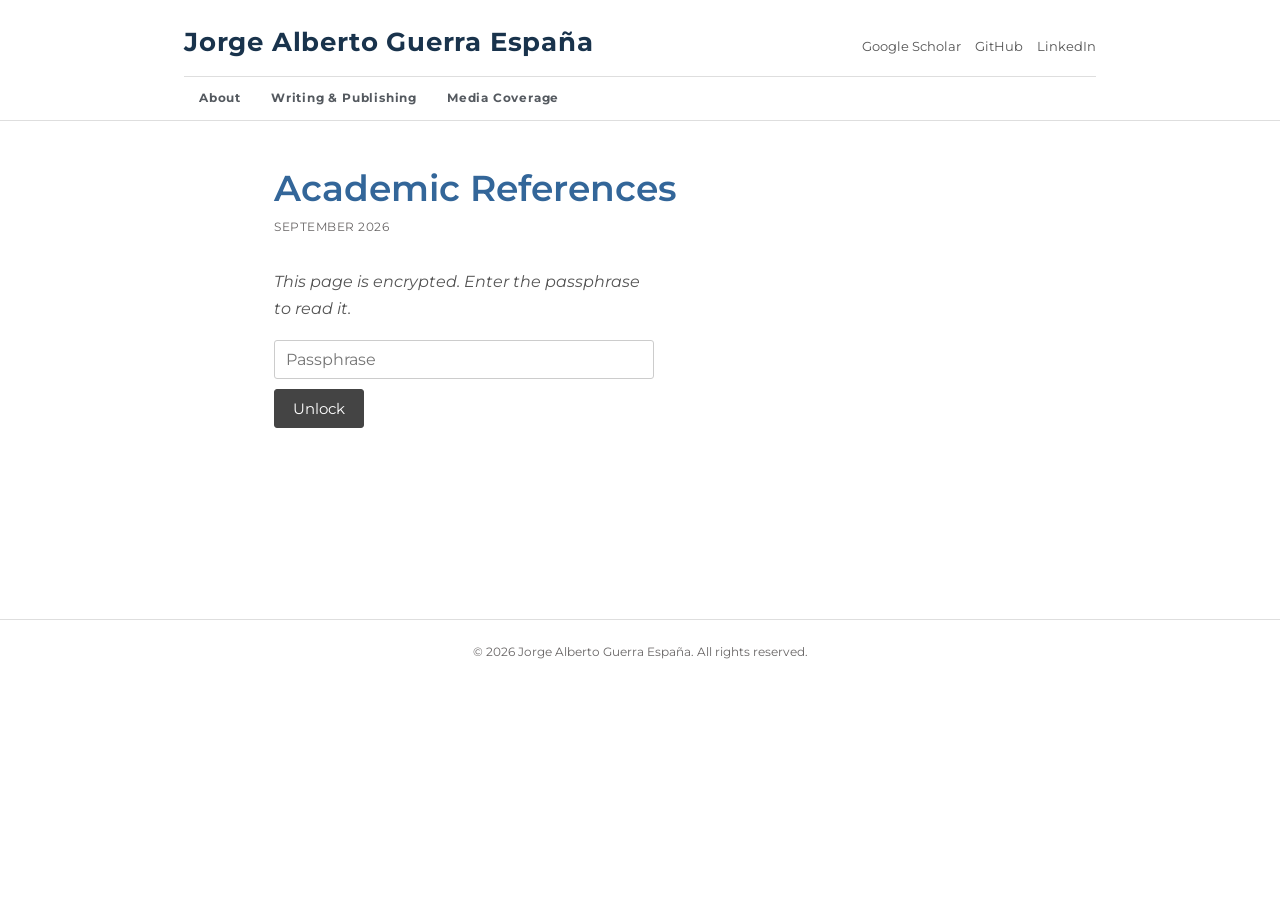
<file: docs/refs.html>
<!DOCTYPE html>
<html lang="en">
<head>
  <meta charset="UTF-8" />
  <meta name="viewport" content="width=device-width, initial-scale=1.0" />
  <meta name="robots" content="noindex, nofollow, noarchive" />
  <title>Academic References — Jorge Alberto Guerra España</title>
  <link rel="stylesheet" href="style.css" />
  <style>
    .body-text .paper-entry { margin-bottom: 22px; padding-bottom: 18px; }
    .ref-cite { margin: 0 0 6px 0; }
    .ref-links a { margin-right: 10px; white-space: nowrap; }
    .ref-tag {
      display: inline-block;
      font-size: 0.78em;
      letter-spacing: 0.02em;
      color: #5a6b7a;
      background: #eef2f5;
      border-radius: 3px;
      padding: 2px 8px;
      margin-top: 8px;
      margin-right: 6px;
    }
    .ref-added {
      display: inline-block;
      font-size: 0.75em;
      color: #8a8a8a;
      letter-spacing: 0.03em;
      margin-top: 8px;
      margin-left: 2px;
    }
  
    .lock { max-width: 380px; margin: 8px 0 40px 0; }
    .lock p { color: #555; font-style: italic; margin-bottom: 18px; }
    .lock input {
      width: 100%; padding: 9px 11px; font-size: 1em; font-family: inherit;
      border: 1px solid #ccc; border-radius: 3px; box-sizing: border-box;
    }
    .lock button {
      margin-top: 10px; padding: 9px 18px; font-size: 0.95em; font-family: inherit;
      border: 1px solid #444; background: #444; color: #fff; border-radius: 3px;
      cursor: pointer;
    }
    .lock button:hover { background: #222; border-color: #222; }
    .lock .msg { margin-top: 12px; color: #a33; font-style: normal; min-height: 1.2em; }
  </style>
</head>
<body>

  <header class="site-header">
    <div class="site-header__inner">
      <div class="site-header__top">
        <div class="site-title"><a href="index.html">Jorge Alberto Guerra España</a></div>
        <div class="site-header__social">
          <a href="https://scholar.google.com/citations?user=h6uj9zEAAAAJ&hl=es" target="_blank" rel="noopener">Google Scholar</a>
          <a href="https://github.com/jguerrae" target="_blank" rel="noopener">GitHub</a>
          <a href="https://www.linkedin.com/in/jorge-alberto-guerra-959964138/" target="_blank" rel="noopener">LinkedIn</a>
        </div>
      </div>
      <nav class="site-nav">
        <button class="nav-toggle" onclick="document.querySelector('.site-nav ul').classList.toggle('open')">☰ Menu</button>
        <ul>
          <li><a href="index.html" class="nav-link">About</a></li>
          <li><a href="published-articles.html" class="nav-link">Writing &amp; Publishing</a></li>
          <li><a href="media.html" class="nav-link">Media Coverage</a></li>
        </ul>
      </nav>
    </div>
  </header>

  <main>
    <article class="article-container">

      <h1 class="page-title">Academic References</h1>
      <div class="page-date">September 2026</div>

      <div id="gate" class="lock">
        <p>This page is encrypted. Enter the passphrase to read it.</p>
        <form id="unlock-form" autocomplete="off">
          <input id="pw" type="password" placeholder="Passphrase" autocomplete="off"
                 autocapitalize="off" spellcheck="false" />
          <button type="submit">Unlock</button>
          <div class="msg" id="msg" role="status" aria-live="polite"></div>
        </form>
      </div>

      <div class="body-text" id="content" hidden></div>
    </article>
  </main>

  <footer class="site-footer">
    &copy; 2026 Jorge Alberto Guerra España. All rights reserved.
  </footer>

  <script>
    const SALT = "2s5Y+gpgqIb1fIZ6pZsdVQ==";
    const IV = "H9Yykc47scY6+2+E";
    const DATA = "AiJpbH/biOOuDJ/0vHkXcdAsonNgkTehMPhezk/ToOePWDPlT93NJjeF4nBCTpW2Vh0IbRALlpW79e3xrlBpqF2IvDQ771ZxiEO4taEuIPT7KTC4EASPrMciyiKxR5kPfvklA2DuIGb3fwRE1gyhOnB3nPiiW0WN+z5AtJLJ7rX/Zl5mF67kSjF/UYCTfFXCobR+AP3dYlVQu1++n8u9xWH5utu0xR/MiqmK9PVZalEMnWY/5ZrBU5HvDekTYMCuoKc60UmnFgV3hMfBxA30wjxtSUkmrFe2W1K1M3tSGB7JFpXkfGlXkbjtKpGLCku1kVXbuwEjtmwXyVRUYGqEVdZsgR1EXqWzlbgmHTtQo+ypzZfkRAQ08WmJLnrFTIwAzPqF4DnDl/w/rCsS2y7XatDnvL7VmfXTFu7TcHabmtWMC+i8U6U449OQiNJS4PHOkWzvwr3N3q2th4xkFDVNDOv5nHDSRi98uUCclcp4/3GxxvldPHqxUxmK66pq1siNftriUrNaegA+Et++RbLRynDzBsgb7lx+M5G08bV9HH+9RE9O1/prIfckwi/hNWx7jxnb/oemcqQuJoTBLdV4rAjuuezzbKIJigw6RMYInQk79MYOYnUq+FSB4xwUYqjwIo8faSBezYF9AGGFbD9dgo0gl//5HPMf9KEzR3tF3UIDaS0Pq+/3svrV190Vcb2BRtf/xDLiNK/MyjgPvLYpeP3vebKAI7Jq7JozsX8bpMnbI0moCylXsidrNuftvBgzuIa608r0JLFgip8HBdps2Ix7Uz4I+8elA1SMAFkaQBIxPrwEn+sPdHvgZuO8LiXeGwg/zYvF/w6X3adnb6rpQKNi9cgqxC1E8YGx0wPMfKBq+K6/rxZN+78z5VE58D3Ad1zxuVJxrlukUi0ydJUalIkUqdBi0jQM8+xXFn8z4XhJrnh+QX55AB201duOXTTkTPwZx18kX+hP2fmS42XOr4UB6vr3NseBxK6H+H66GnZ8c+FYzZgdd4jqlk9QaJz6HZJMaM6hWfU4iNTnPz99SVkbqK7DwyMgovqfb/eDT+5RYxzj+Bcq2/nfp1Y+ly0DBe92LcqfHNQILqUfSRjQ/hDuoluhNC/e8hF4UgTp2Bp+cV/[base64]/QQKb6lJlub4xHvGfyNx8skyXX4tjBH5AeIs2QpIuv5bDOpn+QFX9tzU87WvTJLyfkXVbSXNLdE/ikbPvwyFgn0/TXH8PnUj+ShSaNO3rjl4AazUx+Ir7vvJlROElglENZwCPbPH4pCYUhqwlBVaOP0Iv8bO98qPDnZ3sx1svs2utFlJu3BcotJ7V/c0xSteK3Cmh5t2x66KcCZrsrPGOryv64VyuJcq0LjjCmLwpHZP+h3e0XPbkzyefdE5NogTI+yb6+eOrbM4FM7xs9VusOKxs0UhqN6pE4iGaG8L1qMkS5NywyFzS3W4+/H6xVLQsgQeq3YnpMDezkyMHRKrhhokpu7ZXnJunnVLZXysqeSIxLtHPtpy4OxL+Xs570LLnk5F0qB6282QHKNnO8DcekujaYumhs7/j8Q7L5RHTilB5mBuwqEiDaVf7LSSN2BgtjQq5giwqlM4Bjo14E8v+D59YhMmclOCzsdGnnv49EiezF5Wwm9E67W9Ti03o+H4Wi0z14YUAkbbWmDvoSrvB0V/OSlzu6ERtCm7FV+JsHGlWm+hSjxpE4USZq3rMK9ENX7qrr1IJzX/dr4Cy15iT+gdS8gzEX7YfFcZuLJbrUuP2BtgOy0VlfmN/wxmYaVpZmcNawuyy4Ld5pwx1SfDVhRDl9RIHCRWOX7ReYrAbKgaH1b6+52GjvodXvHl2cYYBSXzPuhZYoH5CIF8QooaJn0CaKSR/UdwFSEzl5UQwJRZEpqhbj+l4fIQzRv4Zs6txVHVkznndisxpu8meSb4+PHz9811PX7m19Gq75F18dhjRlKH6HkHw6hHZ6WkOhiHoX5K6Eu2b1aKlJTm0B2h2Aw/9X4X+tWGN08FuUDq1jnyQazPcuyOpjzvXM/yH1t53+gV+kZEtOQDDJ65bkzTn17VYbJq42Q8RGLTJDLBNUFtunlr4cKaEAs+mbyH8iel6DNRtcj3Rc20YpKyVc6eiShDDTOJIReuEzcooc/OoCxKOYLldQykg0s9vAu6E93Zmvcl6g4NgvB20iiVA1nhOWHSQle+gsSMZLOXKuVd9ImoGnXPQx3HBMiZxy/gVbdIfVmy2gom058651SUjrkx2eIIjDsd9NfcAnONT9wA6mSMCm7/day6AXA0W+GU+1BBxgfvg5aLBKrCOIC8MHUZC+mFJJf2w+VcyJfmsZd9En/pquIt+xVIqLvGD1qpt02c0Ic5RVWYMYJsILcTs0SX/u2h5aL6Rr4+W7EOuTCkLDm0DMVeSg2bI5D+W5NUi2sPPAmUSCczKIJf2VRJp0dkNqSQfWNkTVZ/jXFno+zcikh84dXv+vZZ4NaRcGUvF4TWR6E6zAED9GdWQ2mVAuiwuzd/C+C+Hp5qnjdoBAKokTVDPMmpMPQXitUBYppHctXMNLo1zRCjB2cDTObBqtMnTCFOCSBN4y70S9RVMtZiYDCQS1/aCkMQZdCl5oVC5glkZ+XhEEZMCCkiIr4g3rJkdhpcoNY/yQQW6hfz61LqYPf85oaL3QMnZRDeXB2KT7VOIucANgMLAn1tNkazShM7J1fjWCXHOzZCf557Gy8Dj3KngQZSgwL9YpJ/QKfQcJVEaAkKZUa42J1TIzVbC92quJV8MDgJ7ZNgjQFxS3lqxwzL0uhmUeY+6+OoxItOnxwCnmp5EEDYARuFHKrBcEQS82c+XbEthzeAfY5yPMxpsbJI7tGU3Jv2Zkp+d/[base64]/NH7HlpcxjW8jN8EZ4NIj82TFSIZtOsDnHIzRyMfx+0wo1BxhyRDzSqB5IZLVvf1iyUz0WLyJGRT51mtTjJv2fOZ99+Y3Nsqsz77WMty+7u9Qi+34XO+hsKglFhwJeLwRA4UfgHrvlr3TQmm3qfHsCGzjjLDqLrSpnuST9Fovrz2qEfT2wA/hzsKNQMzYOC+R4VHVyivZ+2ROeasbs+GpWyBTAt53m3RFqMsoKR3rTdJAPAPshylozgr06zhnJVs+OjM3uzXMLIzMaEkyZXPO2kacIKzpJDlNBOW1ckPbs3qR58JeS0i3/7avNttFi1KSz5HeyXChf5SVQgFbPzGKRTXgi8DAJU/4lAu5TqpLeq/dpN7bFM7FLW+k0o9zgMr4vWoVBt3zrtPa/x1Ak6LkjvCr9p7wipFW3eqMPQvzuSHHsgtnqXdYWmYKKoq7D5O78BhcIZY9UKzjjNmZGDucASHOTT8ywa5DZyZP+F36DnTitLrm+qSbPrI+LX9gstEYpz+ow9KKntRjakQB0KIeTeECY5rSlZOpQa08kGpwto+Z/[base64]/6TfRcSG0HCsFtD8SteCDXqurIe5LAslFPjcMW/2ta3tWiRUrDzjKW5/qgVMLZK4axnr0yWisSkM3mGn6DCynLh3vavqdK5FWNsQshmTR6v0ixBMMBxx8p6htqdYOT84PYUC0olBevb2RGqSsKi3VJknT/6crDGNoHb6Rs14RFOEtC4xphTURygyDAmuR4UGzWRF0ifFNSzEg9m+bnb6DCbLlw815gig39+O9NhAcZJ2d6PyWVrGRF9MP0EGLH+OXuJmYyBSPy2RbGR/m5GOH/[base64]/NlVbFefZilFoWYnfCSFX/wCkbBoDqU4jJpOJ+XIuOqrl56oC+u1K+aOdVdctHl1hvmQ3FPouq3OvGpsW8mqn9gD7BxiwsXsAEZIrzveWqXXGEo46iWPlzDFo74SoYDdEMsMB6jboXg7qDJSz20kMVE50EDI6eEhEHYrNfJB9e/cW+UlsBDBmt5VjuKG20+S/w4Q22yaI6QIdy4uQHgpJZDG4NNXdHgDLwG6VGEbJYvoSE0S4jmZX2nLtEcyeVonitGC0GRArO21y2CEZb8SyAUkJSB5v1cURCqBZIaAnhKMnwTZW8gAmGXVCZvLTHadNi2yobELrOrY2iuUiiA6bI3dw4E6PtJ5m9ff8/itRfYHZ4QZSZPGe1JIVhEsnCz25LW13BxmeQgji6oKuf5JVJSOAZtOchHZ7L7ZjgC0cNI/PaMLSu3JFBa+HaWGm0V7fLdjrLnZanPLik4059DPKYxrGcfkbyY6ly6f3CedKLH6xZJaW+Rg/vPkDpERhqsFceoDp+CnjJ5UwqX7B5UetsHOt/[base64]/+A8sR+9jqagBVBDlgNgRMQojT33csReJQUIEMSYSmp+e8O9qnUXVoz5qysAAu6JfhvqZCLlTzk1H+Jb4oBICe+LX82SjeujlbTNrJCDPFTikWOBFiXqqPhNkxA8L/swSGcASKPWu3605pKmZYqlm+YjiMUnXaB32A5Kmfl+myWiNTHyrc1yaS9Ej6gF/9Pmz4oRPuVenRd9fdZ30U74Y0q6PzVB30ljRhW/To594zkLKPF/xIz2oQsWQ8WK9o4O2xEFExsWK6UNfH1iBsgxJmlBxtemsx7aPQoNTShJ9Amce7YNg+i0tBawdPD0uj8ulqyb3HLujKlPpBVwaLoYl+tZ8nEKQH11nvWLce5eMTLuu22o5zQkAm1aKr4WjUZs2suFGdG7UbIlnLq12VEDKNNFbbj+zU5DAAwFP8/[base64]/nhX1v5p+G8AAtTDfm+CzuCGQ6ZPZ85W56UxTrzDocFf621YOzc/Mtzwrm5PzTSqV/zSBfUaU9yaE8P2fD4ASjo5FNPd2wSnfA7l+cNfNLtStb8MmgVAFPvkNdmfZJuJhgCYsrqYpgnYA/pPswJ2R49puhWem9DFbMSz5WrG/dOu5NLLKn5zYF+roMFpGJ4CP+u7gPC5o6oyjrKgHwBza6JNIc5x4kb3q4kow5+j41GWtg3lIR4SpnJe801myXTDjI29UVWqLLy4/Ahdya8kLAKLth89BiqdTYxufCh013Hzu08/rbXB/mqvqpy2BL+MPNLO8Qc2KbaPu/oISvzQAUcfhDG7IKS6M3R6hNjDPngwLkMr6Wnd8PmyPo7faoHodvSRuDghAx/LRHYblO+B69txAUC52wx5FKTcboOxWD0DMB0WqQPHhC7C/RvAAPx4XEFr1eCGfpsGrB49pvXqLvNk0xnSctmmoZgnDrTpfzemqhhjnOPJUrBMC0ZNsjKn8Vdgwtov5pWkIkhR4BBtGkuHJeq6mD+SRQHMFuxYwbNZ0U2QFk/0ahtvtkAcSSmgHlylwC6HE27/zXRjiik49vHewO0UrSvcV9Tb2gWz6SZN7w==";
    const ITER = 300000;

    const b64 = (s) => Uint8Array.from(atob(s), (c) => c.charCodeAt(0));

    document.getElementById("unlock-form").addEventListener("submit", async (e) => {
      e.preventDefault();
      const msg = document.getElementById("msg");
      const pw = document.getElementById("pw").value;
      if (!pw) return;
      msg.textContent = "Decrypting…";
      try {
        const base = await crypto.subtle.importKey(
          "raw", new TextEncoder().encode(pw), "PBKDF2", false, ["deriveKey"]);
        const key = await crypto.subtle.deriveKey(
          { name: "PBKDF2", salt: b64(SALT), iterations: ITER, hash: "SHA-256" },
          base, { name: "AES-GCM", length: 256 }, false, ["decrypt"]);
        const plain = await crypto.subtle.decrypt(
          { name: "AES-GCM", iv: b64(IV) }, key, b64(DATA));
        const content = document.getElementById("content");
        content.innerHTML = new TextDecoder().decode(plain);
        content.hidden = false;
        document.getElementById("gate").hidden = true;
      } catch (err) {
        msg.textContent = "Wrong passphrase.";
        document.getElementById("pw").select();
      }
    });
  </script>
</body>
</html>
</file>
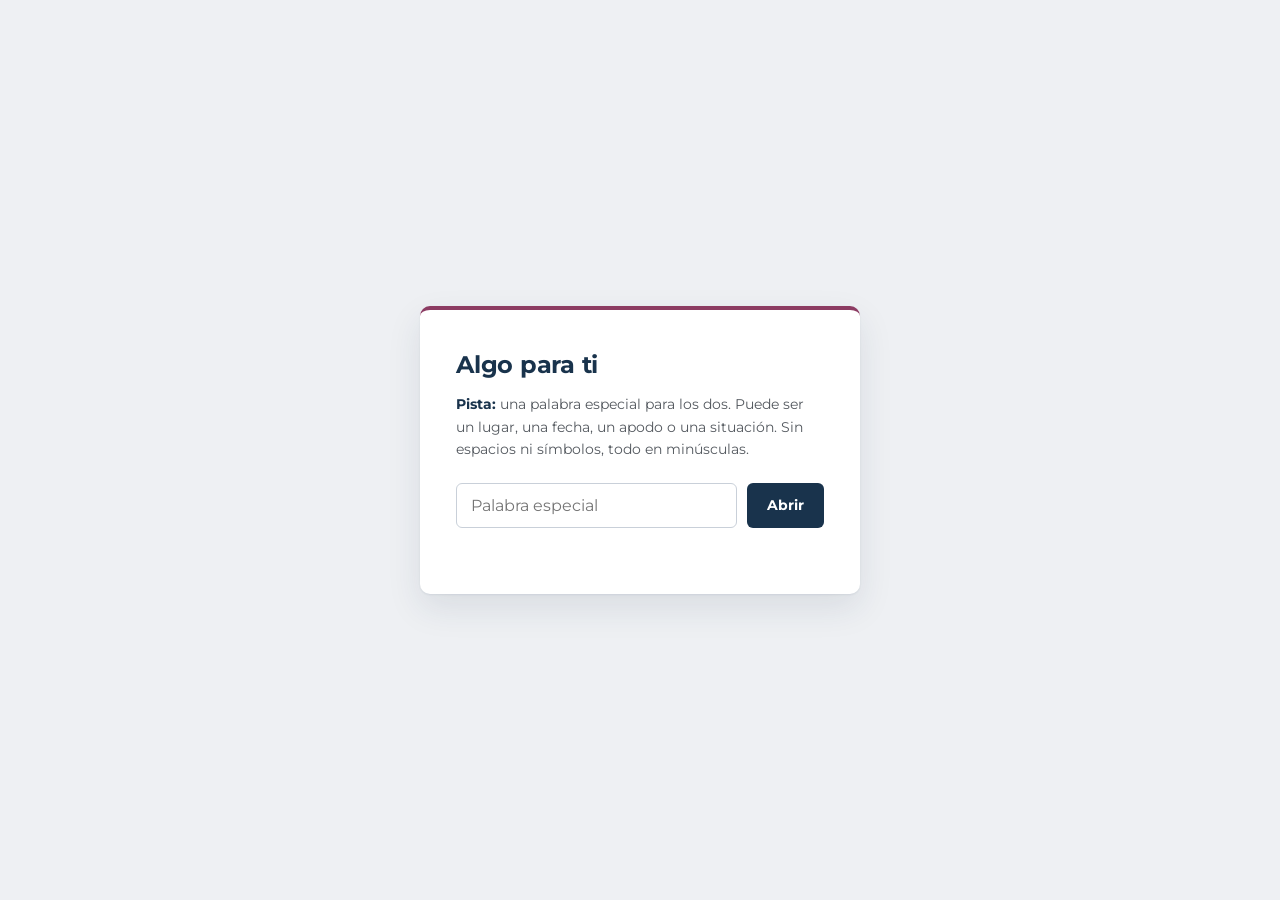
<file: docs/regalo.html>
<!DOCTYPE html>
<html lang="es">
<head>
<meta charset="UTF-8" />
<meta name="viewport" content="width=device-width, initial-scale=1" />
<meta name="robots" content="noindex, nofollow, noarchive" />
<title>Algo para ti</title>
<link rel="preconnect" href="https://fonts.googleapis.com">
<link rel="preconnect" href="https://fonts.gstatic.com" crossorigin>
<link href="https://fonts.googleapis.com/css2?family=Montserrat:wght@400;500;600;700;800&display=swap" rel="stylesheet">
<style>
  /* Identidad de jorgeguerraespana.com */
  :root{
    --navy:#19334c; --blue:#336699; --body:#54595f; --muted:#8b95a3;
    --rule:#e2e6eb; --bg:#eef0f3; --rose:#8c3b62;
    --sans:"Montserrat", Arial, Helvetica, sans-serif;
  }
  *{ box-sizing:border-box; }
  [hidden]{ display:none !important; }
  body{ margin:0; background:var(--bg); font-family:var(--sans); color:var(--body); }

  /* ================= puerta ================= */
  #gate{
    min-height:100vh; display:flex; align-items:center; justify-content:center; padding:24px;
  }
  .gate-card{
    width:100%; max-width:440px; background:#fff; border-radius:10px; padding:40px 36px 34px;
    box-shadow:0 1px 2px rgba(25,51,76,.08), 0 14px 34px rgba(25,51,76,.10);
    border-top:4px solid var(--rose);
  }
  .gate-card h1{ margin:0; font-size:24px; font-weight:700; color:var(--navy); letter-spacing:-.01em; }
  .gate-card .hint{ margin:14px 0 22px; font-size:14px; line-height:1.6; }
  .gate-card .hint b{ color:var(--navy); }
  .gate-card form{ display:flex; gap:10px; }
  .gate-card input{
    flex:1; min-width:0; font:inherit; font-size:16px; padding:12px 14px;
    border:1px solid #c9d0d9; border-radius:6px; color:var(--navy);
  }
  .gate-card input:focus{ outline:2px solid var(--blue); outline-offset:1px; border-color:var(--blue); }
  .gate-card button{
    font:inherit; font-size:14px; font-weight:700; padding:12px 20px; border-radius:6px;
    border:0; background:var(--navy); color:#fff; cursor:pointer;
  }
  .gate-card button:disabled{ opacity:.6; cursor:wait; }
  #msg{ min-height:20px; margin:12px 0 0; font-size:13px; font-weight:600; color:#b33a3a; }

  /* ================= portada ================= */
  #content{ padding:56px 20px 72px; }
  .cover{ max-width:720px; margin:0 auto; text-align:center; }
  .inf{ width:min(240px, 60vw); height:auto; overflow:visible; }
  .inf path{
    fill:none; stroke:var(--rose); stroke-width:9; stroke-linecap:round;
    stroke-dasharray:1; stroke-dashoffset:1;
  }
  .cover .kicker{
    margin:22px 0 0; font-size:12px; font-weight:700; letter-spacing:.2em;
    text-transform:uppercase; color:var(--rose);
  }
  .cover h1{
    margin:8px 0 0; font-size:clamp(36px, 7vw, 58px); font-weight:800;
    color:var(--navy); letter-spacing:-.02em; line-height:1.05;
  }
  .cover h1 span{ color:var(--rose); }
  .cover .dx{ margin:18px 0 0; font-size:clamp(16px, 2.4vw, 19px); line-height:1.6; color:var(--body); }
  .cover .cond{ margin:16px auto 0; max-width:520px; font-size:14px; line-height:1.55; color:var(--muted); }
  .cover .cond b{ color:var(--navy); font-weight:600; }
  .cover .valid{ margin:10px 0 0; font-size:13px; font-weight:600; color:var(--navy); }
  .more{
    max-width:960px; margin:56px auto 22px; text-align:center;
    font-size:12px; font-weight:700; letter-spacing:.2em; text-transform:uppercase; color:var(--muted);
  }

  /* ================= tarjetas ================= */
  .sheet{ display:flex; flex-direction:column; align-items:center; gap:28px; }
  .ticket{
    --stub-w:250px;
    position:relative; width:100%; max-width:960px; min-height:400px;
    display:grid; grid-template-columns:1fr var(--stub-w);
    background:#fff; border-radius:8px; overflow:hidden;
    box-shadow:0 1px 2px rgba(25,51,76,.08), 0 12px 28px rgba(25,51,76,.10);
  }
  .ticket::before, .ticket::after{
    content:""; position:absolute; z-index:3; width:30px; height:30px; border-radius:50%;
    background:var(--bg); left:calc(100% - var(--stub-w) - 15px);
  }
  .ticket::before{ top:-15px; }
  .ticket::after{ bottom:-15px; }
  .perf{
    position:absolute; z-index:2; top:26px; bottom:26px;
    left:calc(100% - var(--stub-w) - 1px); border-left:2px dashed rgba(25,51,76,.20);
  }
  .main{ padding:36px 52px 30px 48px; display:flex; flex-direction:column; text-align:left; }
  .head{
    display:flex; justify-content:space-between; align-items:baseline;
    font-size:12px; font-weight:600; letter-spacing:.16em; text-transform:uppercase; color:var(--muted);
  }
  .head .label{ color:var(--accent); font-weight:700; }
  .titleblock{ margin-top:22px; padding-left:18px; border-left:4px solid var(--accent); }
  .title{ font-weight:700; font-size:37px; line-height:1.14; letter-spacing:-.015em; color:var(--navy); margin:0; }
  .title .hl{ color:var(--accent); }
  .desc{ font-size:16px; line-height:1.6; color:var(--body); margin:12px 0 0; max-width:560px; }
  .fine{
    margin-top:auto; padding-top:12px; border-top:1px solid var(--rule);
    font-size:12.5px; line-height:1.5; color:var(--muted);
  }
  .fine b{ color:var(--navy); font-weight:600; }
  .foot{ display:flex; justify-content:space-between; align-items:baseline; gap:12px; margin-top:6px; font-size:12.5px; color:var(--muted); }
  .foot .valid{ color:var(--navy); font-weight:600; }
  .stub{
    position:relative; background:var(--accent); color:#fff;
    display:flex; flex-direction:column; align-items:center; justify-content:center;
    text-align:center; padding:28px 18px;
  }
  .stub .big{ font-weight:800; font-size:88px; line-height:1; letter-spacing:-.04em; }
  .stub .big small{ font-size:.45em; font-weight:700; letter-spacing:0; margin-left:4px; }
  .stub .sub{ margin-top:12px; font-size:14px; line-height:1.4; font-weight:600; opacity:.92; }
  .stub .mark{ position:absolute; bottom:26px; font-size:11px; font-weight:600; letter-spacing:.2em; text-transform:uppercase; opacity:.7; }

  .t-a  { --accent:#336699; }
  .t-b { --accent:#a51c30; }
  .t-c  { --accent:#19334c; }
  .t-c .titleblock{
    border-left:0;
    background:linear-gradient(180deg,#1f3e8c 0 33.4%,#dcdfe5 33.4% 66.6%,#d0293a 66.6% 100%) left/4px 100% no-repeat;
  }
  .t-c .head .label, .t-c .title .hl{ color:var(--blue); }

  /* ================= trazo bajo la portada ================= */
  .ecg{ display:block; width:min(640px, 94vw); height:auto; margin:34px auto 0; overflow:visible; }
  .ecg path{
    fill:none; stroke:var(--rose); stroke-width:3; stroke-linecap:round; stroke-linejoin:round;
    stroke-dasharray:1; stroke-dashoffset:1;
  }
  .more span{ color:var(--blue); }
  .cover .dx, .cover .cond, .cover .valid, .more{ text-wrap:balance; }

  /* ================= tarjetas que se voltean ================= */
  .flip{ width:100%; max-width:960px; perspective:1800px; cursor:pointer; outline:none; -webkit-tap-highlight-color:transparent; }
  .flip-inner{ position:relative; transform-style:preserve-3d; transition:transform .9s cubic-bezier(.2,.7,.2,1); }
  .flip.is-flipped .flip-inner{ transform:rotateY(180deg); }
  .flip:focus-visible .flip-inner{ outline:3px solid var(--blue); outline-offset:6px; border-radius:10px; }
  .face{ -webkit-backface-visibility:hidden; backface-visibility:hidden; }
  .back{
    position:absolute; inset:0; transform:rotateY(180deg); overflow:hidden;
    background:var(--accent); color:#fff; border-radius:8px;
    display:flex; flex-direction:column; align-items:center; justify-content:center;
    text-align:center; padding:56px 72px;
    box-shadow:0 1px 2px rgba(25,51,76,.08), 0 12px 28px rgba(25,51,76,.10);
  }
  .back-num, .back-hint{
    position:absolute; margin:0; font-size:12px; font-weight:600;
    letter-spacing:.18em; text-transform:uppercase; opacity:.72;
  }
  .back-num{ top:28px; }
  .back-hint{ bottom:26px; }
  .back-msg{ margin:0; max-width:640px; font-size:29px; line-height:1.38; font-weight:600; letter-spacing:-.005em; }
  .t-c.back::before{
    content:""; position:absolute; top:0; left:0; right:0; height:6px;
    background:linear-gradient(90deg,#1f3e8c 0 33.4%,#ffffff 33.4% 66.6%,#d0293a 66.6% 100%);
  }

  /* ================= celular ================= */
  @media (max-width: 760px){
    #content{ padding:40px 14px 56px; }
    .ticket{ --stub-w:104px; min-height:0; }
    .ticket::before, .ticket::after{ width:20px; height:20px; left:calc(100% - var(--stub-w) - 10px); }
    .ticket::before{ top:-10px; } .ticket::after{ bottom:-10px; }
    .perf{ top:16px; bottom:16px; }
    .main{ padding:20px 20px 16px 18px; }
    .head{ font-size:10px; letter-spacing:.12em; }
    .titleblock{ margin-top:12px; padding-left:12px; border-left-width:3px; }
    .t-c .titleblock{ background-size:3px 100%; }
    .title{ font-size:22px; }
    .desc{ font-size:14px; margin-top:8px; }
    .fine{ margin-top:16px; font-size:11px; }
    .foot{ flex-direction:column; gap:2px; font-size:11px; }
    .stub{ padding:14px 8px; }
    .stub .big{ font-size:40px; }
    .stub .sub{ font-size:11px; margin-top:6px; }
    .stub .mark{ bottom:10px; font-size:8.5px; letter-spacing:.1em; }
    .more{ margin:44px auto 16px; }
    .back{ padding:34px 22px; }
    .back-num, .back-hint{ font-size:9.5px; letter-spacing:.12em; }
    .back-num{ top:12px; } .back-hint{ bottom:11px; }
    .back-msg{ font-size:17px; line-height:1.38; }
    .ecg{ margin-top:26px; }
  }

  /* ================= animación ================= */
  @keyframes draw { to { stroke-dashoffset:0; } }
  @keyframes beat { 0%,100%{ transform:scale(1); } 12%{ transform:scale(1.06); } 24%{ transform:scale(1); } 36%{ transform:scale(1.04); } }
  @keyframes rise { from{ opacity:0; transform:translateY(18px); } to{ opacity:1; transform:none; } }
  #content .inf{ animation: beat 1.6s ease-in-out 2.6s infinite; transform-origin:center; }
  #content .inf path{ animation: draw 2.2s ease-in-out .3s forwards; }
  @keyframes pop  { 0%{ transform:scale(1); } 40%{ transform:scale(1.25); } 100%{ transform:scale(1); } }
  #content .cover > p, #content .cover h1, #content .more, #content .flip{
    opacity:0; animation: rise .8s cubic-bezier(.2,.7,.2,1) forwards;
  }
  #content .cover .kicker { animation-delay:1.5s; }
  #content .cover h1      { animation-delay:1.7s; }
  #content .cover .dx     { animation-delay:2.1s; }
  #content .cover .cond   { animation-delay:2.4s; }
  #content .cover .valid  { animation-delay:2.6s; }
  /* el trazo avanza a velocidad constante, como un monitor */
  #content .ecg .line  { animation: draw 3.2s linear 2.9s forwards; }
  #content .ecg .heart { transform-box:fill-box; transform-origin:center;
                         animation: draw .9s ease-out 6.0s forwards, pop .7s ease-out 6.9s; }
  #content .more          { animation-delay:4.6s; }
  #content .flip:nth-child(1){ animation-delay:4.9s; }
  #content .flip:nth-child(2){ animation-delay:5.25s; }
  #content .flip:nth-child(3){ animation-delay:5.6s; }
  @media (prefers-reduced-motion: reduce){
    #content *{ animation:none !important; opacity:1 !important; stroke-dashoffset:0 !important; }
  }
</style>
</head>
<body>

<main id="gate">
  <div class="gate-card">
    <h1>Algo para ti</h1>
    <p class="hint"><b>Pista:</b> una palabra especial para los dos. Puede ser un lugar, una fecha, un apodo o una situación. Sin espacios ni símbolos, todo en minúsculas.</p>
    <form id="f" autocomplete="off">
      <input id="pw" type="password" placeholder="Palabra especial" autocapitalize="none" autocorrect="off" spellcheck="false" />
      <button id="go" type="submit">Abrir</button>
    </form>
    <p id="msg" role="status"></p>
  </div>
</main>

<div id="content" hidden></div>

<script>
  /* Contenido cifrado: PBKDF2-SHA256 (ITER) → 64 bytes = clave AES-256-CBC + clave HMAC-SHA256.
     Se verifica el HMAC de (iv || ct) antes de descifrar. */
  var SALT = "Lbffw7DV2EnKnysyKg8S3g==";
  var IV   = "TpesKOoY4J7TUl4292owrg==";
  var CT   = "jWYKkE37RjJt/reOB85cQ0VtuDVXN8/isn4ot5vHtRcG/6s0BlDxsG+M2QlaigajcUxjdqC8sDCrrESigt6/Z3cWmGpi1cpkXeolnKv0SImB9Nls/4M97TwJOYMhgDxrJyLHIwFbsEqPzqve37pPGxr8/RRM/g97VE2PgpLeA4v49qm8G9B5Y9pI1XL4o9qrSpnSeBu4GILOtpJqKkghwju9YyhqHTOXJ3Q1ZkA3u2ShtupgPk0ogF/CNxjKSeE5Z5Z2l1uH8nNy6OJXhipZlubLfQ1svHWAVbjJ+6sotFcUV7tByOh1XnvAj6xeIXcavCZpf8VFo2WuvX9FDD1FXUxt3ov97TIJS8Jec2GVqK5bGB/nvPU6pkADjP+fnpi1gqUTDS0GogjjYSQYsmfTwMq7pm7GSMqZypwe6E/9Ofa4z0GZkb8N2GLJ/A65dnIQDqa6m9z17a7ZlHJE4IjghVnNRo3E+DIDSxSdmWXQy/S0VqPVikL6/HnWlcwp4/GBANrK8ZyXzZUkzkAus/KHipThehlOKNXyikeKp1eMwA3XbvSeuwZtYgqc53l23behN2Raw6Or4oHCWt2Qa531oYNLDIFQ68a0gZ/asnSUDHgaFxQdZLsm6YRX6vyHzexp8UfQhPHxJq0ofmLSbLUyHrWRAxz0pFVpuQkjj4waa+NpttubS8FlNhVsq2kJmehpF2NahIdwh4hay/U/wNctxBKtjP84Dmmq+G4caSmMxTK+RJ7/cIiTmOa+62pEAOMVoSmoF9Ffx1FONVUVtC5S24eNfzdwbU1ErhW8aaOWmV6USwKQKVe0fMKSSSd7T0DgvwtoT1P8DxZe8qib2CgSw7wHmjuo0BvIYal7E05VWKrGe1VlmNrJk5BTciisnS80e5oUAvcdTWmle9mA8SGe8REzewxbHjj5qE/EeZnk3Bg3NLiedhsf1dWR8XYvaz+NhwdghxfLsSjth+DKfJkwkR7TGzfDK0oYVrvpgkRTVeXMDLVrv/055QdVY++I2RlTehKgkU3+gKN0Wt0w2na7dmyogt35Jcs3P87yRS4npyIkVBqa5NSYl0gj0iAUSh+KuG8XkkpfNJJ/kx87Ja8iwIxJ9OBwaY0iTtDmzRp5Oe2XAbwv1wblUDv7qi2F4VC0nNPvzotcaW1ggdvqjX6nNUk1MuDjHWOysGi5lE9V76KkpfEftsDNh7bIZKdTFFbcsqcI7WXPdNOB3rDHCnaupl31MvWtGUNdP+tQ8g/FwS+IBYkHEL2b0zSDUTuwjuLpQ/yWhNy5OORFgT7Khmc0OMeuHm5AHrDGWB/DI87ZFMjnrLjK/jjf/ecMHXQuVq5AhrOduuLxR1RqOoyBm4GXphlaU8UhcWt7IrpiUYoYBzfwdiBwQFNpLqXq3zdRKiFD+0s30x6GAnu38HfaFeGE1XhPAuMWFlmc/YZqYTbPu0kuaa1K6b34XfZZwIkNo3bx3tdBsidxcLOEFpg9dTR1p7F2ivLuCfxTsknOkHHvxmUBJWXVbkHgPFhvLtJohyUZ6BUWUwS/itEFoeBXXRmXfb2X+psEWtsh+QAmvHSsndP8acHbXijKtLGh05Yd7cmy3E9f2Wgs9gyz4ZCPbm5al2MSTRyo5uj5w3++L5PGlf104O2vgzqTXOQ1hm5b4qAfNJE5uZGIIJIUYAhq2mNS3t1s63nEgqYMuchW+2Wo0B6Mg6LzL0F6G5Ngpn85ls3dNBuACJJu/ci8nXvDEUvCHU3omvxZaAjLr21/fI9HGahLSTnLP/TKkr25t/[base64]/t65cmn3EjPqzWOuFVdclDhgTcl8djslwtv+nrw6jJl2NgBOXJiLnxMBfn7uDRoTrsDgmOhA9mWrIDsUAqHLQPgw1vQL21eJqfcPIIr7J8xcF8G+M/jsZ19u4S2fhKksctXxU5JiPlNi6cGIkN2LA80dcVO1Vzkhp73/BzfQmlW4AUe8ZitkqsIcLBfsMXc0aG9DzVF/C78OWQ2U5nuzvUN9sN9hKYqmSsN5D9blHIyFucVeG4Wk8GDmF6omqR8P4tGJ2+CW8KTwBpUSUlcLPBHasA9HRMAIqMKtM6yzkofTasA+0b4hHNoD5PtfpHXl2GBsbtffIIA83SxuqzVncHSdKgTaeJuKkzRJ5+eI5kH7G8w9YLpxv7VROaeNTp6OAGoS/lSV4PB2WOkENy9ARu6vyx7/UAMe2l06izmbDbBmi2bbvcB+ysTdZ0YJhWspjcViorHLYTVTZGPPTGEvaFKM7teq+2jLD9FZdALThgeoKVDuqpv/zFtMFZ8onyApY7qsWBlpEgXYsCigpYVpP7ES3d3imWcqWOxBQIqM5jR9kuV2qp/BTJX0JdXEq1kTkO+3LWPCEWMHhFGeeXSyV/9BoXUChktoYA07dKhnPEVLh7KovA+MXowjJVElWgRXw0xNjRvjmtaArjXFyPOJExrbksizGzhB23nMmLZeqSlpowcW9Ya9q4HYuqibOUXU1bPkg5gJ8X7Hm160N8hV1Jd+vwEfnkix57Y3d6q9wWF+U4wkkorYKKfHzDMdRvzt2crB0Sf8AgZoOtcjF/BB7e16T+McYJi87iKiPXZPfWtDX6dPX5yhNuqPFmr2z8eMeHOj5sBfParmnPywxCjs2DRUe57gFl6j1kTrUn9zgR/EOQirGifPw6894igNGKKIv3f1W+UOgdKeRgRTNv23qZsNAYMYMPpIqvPHi2BuoVADO8KUD5rBt2na/k/ilZQdku89xYzJV4Hik2YAQiPfJOSx0MsXsYkKf42Dk3qVqRu+D9IX/wpxaZpLDEIej4sXn8xwSdi1xQR6kc8Dk1bQJhS0m7Cq6m1GjgVPIySQ6R0r4smo1IzOLojEJZouBf7JATBwXZOZ7pUnyIY3Urjv6MnMQjrX9bqibY97EgXXN2LxBvfn52ZiQEbmSP5rTOS2bLSSIRHgDv6yt+fVEmio/z1BXDE6fzmodDEa6cfkpkz2r5bflASWomQ5Kif9b+MLMzjSuj6/ZkwaYNI6eHQ7u+v6cyPOlgwYbdzp6lHJwBr5DtGRJCncmi0gTfAnVJ4VfMcARougaV+wBJGBgks5ZBKuca8kqG1ptvdp/Us0shuQb/KoyxWjSreLrPPnioCidNd3a8Idv9W/nxlKJEr7DSAzwIVpomh6CTvK18BNNVMLPGHEw6cyyh/x3oPqjbuJqKYVlIvKY9nDqUBJ6q3YknGCDbsMrqm9j0hy+ZBVS+0MOB8jwM9NYKRR+uXQ2/XC/bmxNDo8r2FtJ0nUuBRnf21d6FSZ6KqnhGj+CpukTOfZul0lOTrfZ7+uNLiw7MCF3KyD3f8JNJxTbMOWDTIKfzHsttV4mBmuuUoORdBOvLiA2Q+ODZ28eBjNsjOFRnjGra88TIH237pB5WH/z6e9/p7WCJe2Ly+GRnByqrf7z/SnapZw/LE0KGr/ASCfyqKXSLsw9VqfrPXYfOBBXonD3DOjX08CD6Jq86n+9Nnca6kLnAFWsQmr5Ie+4BhiLbWhzLXzlN4rhC0vUQtBuKsBazjuPFh2HkVP5QFkH5K0/Kb/p07gKdA7ClO/VDwYCOWQ0dX9MUUZyaQW2too5zehVY0OL1BXzsHT3PqD229by68Ua4BygIzF2P2UShw5lAOimPaH6/azSatzxe+Q/v1u+wMtHG0niQWGuii7RBk5SNZsRBfTR6MwaH3m/FS9UyiE7FuR37V/YMEbnFFVnCdyhU+kD8P/[base64]/08Mx1Qhp9YQ9V6/iYKrVWfhcsKRm1tgmO9Gft78ly0BtcckKcch+I+uiHeDFsbOc8Ictie7yG+25/l3dVbFbpOkZi0Qe2cVc1vpnc6Wxmo9eQAIyKFFTiX/TZuWh0eXLiPBjxjWnC6MGE0NQ/CsdZvA3330ID3sf6yUcgsPxVE6nBNwD1NBOC0nS3o4JjFqLKa9BGxIwDHF0uD9c9CZqnF5/[base64]/yFmE9WF9QkAcJYFAaMFT3mVeYLN9fqFeLmWXe2KjwH6ONyS1EaM3kkKp+Qc7x/NrdKo0JchEtsCLOabIezpCs3wqysKb9ps0+CtMX0pzxNsAO5CFk8ih1B3HoWSoLS/c0ggikgLLwDL+P8rrghPpPrTyEqJKf0XxXjxCkaaTwWyLQLvjxRnFgunIKveC+9DXA3DLTWPFnxrOCv5DO9OTSB3Achw4IjZ1jqoERZurPGXDbV2SK8lMGUQ6Sc+mKB2G8K3zHWSbok/Jc9YyUUIk/l6PGa5f9t/s/Dx+h0j9WLchtvUcCVT5+sWejKoOeHfdUbN3eqOegGmXUM1mkTihJW/00x1w1oFtdEAYhP6NzSPgyWiVB8T/fJWyDbZkcxzDsG1/nQPhpv2iEfdl5FRDE7js78ZRewVPYLjyx0PEbD08QL3oPx/YfK7j+pRSG6Lum6QOJKDbQmlxoGLyRjgcFhkw8A/j9wvBB2bcaVVejn/[base64]/jvcvdsxW5BJZYun4GegNs/S3J8YYXiwYf609a1alN5cIMWNvHqeGUTSAQU70AxCpXC3oYMRNm999aBHdRwSlaUz6CbMn+DWjkaweJ8Q74atLSMJ9UnxLQWIuoIJGLqIz5PuJHaXGc+/+DpI3q7ga8f/ZZ+nLMWwKPoru1fzLZKK7YjZITcbtSO4oo0DNUiaUBXoktkYGecMf8KsMHlwFVn4Ia5/v/RU0o/OqmKkTNJ37/OzV5WPpUf12aoDEhPf+h2B38EwUIX5gUUoDtX09sNE59k4AQm56gXi3YRsDd7wMcUtUKvs6j0gD4MIMyi8Z9Io4v4QUnYKEPMFWCdWO94yZ+BeWyuRGd3hBnHEg0eF/UaaK8u8tnS/Gn6gOWpYMar8uTa3koABjVfKQPx0Wa7Zc4NJNKgYd0nDLYmvOsI/6LBrc4n305Gfjy7GNJVt5oHv3T+alfMWrtjAS7MakOlqLaYaqmVSjvhviA+gMLsgtkkCvj4X8nctxPfqkcE4jNUb0rUuRdtHLy4yplJXxtKEPOm13F30JXAJZZ7TXi1itLXzU0Ksh9x8nIBQJhzstI/N2bAQBhIOrh+8FvYzg2BxD18nnPx3yz2JE2QMqHacxg1E8bIRdxfZ5NYCFI5hkVGhOBSpFUu/VVXBuuAOH9V229W4+xqeGmjot/3NwOK9E70P+t0PrY3RaM1xbcCuxsMELYH6sIo1zpspxGiynHwHH+twYrjRPZaxLvjhbExoyJvHuEWfraQn4C8LmE3Z7zWvPzBjZ8ULLlNY5Qpp88xRZbJIfpzbxgmnh/Cmw8ufzgQeeqpVUOBUC+hjGZ5BYVWjUzsq3dK+UgcICY3AOfVdd5+wOjRXtkFGvmwZbmWQW1ix8SGOdtZdwxMR63FAmflIH+mncX9eZO9v8Cgq23fHqOYWwbX281LNWRZ3todsehGYFJ/bwBe5d5VUlbPcy8Un3OzRx7PSgyCVsuHEKjq5TnI2XTcHHQHPNQd1xilIyn2UZPeeBZdncLy7fUlq8bR0oBxHsiXKYHYhrSfUftr2LtdVsfhTUqA7sLnMvlSzg5B8uUEp/OfVJZ8IOvFNU8NQp6Vs+m9H8kIv9+otrWCnewZwVPpYg/mw65EHAs5L5fUJ7CDSwWBhalbfy83pumZgfW0pEML2WuT4w4QYyu3uL0LEwkxU4eUF/INAjwbiFGk59VTOECjBU488gXeyPCwB/2G80j9js8iBiTOyw6jPuPTitGJ41hmqABSDpD7T4UI4xowxpqgAM4um00TbS/MZH3c48xtBEN3rotS5JS64z/os/+gh+9uziIaQMCiL+lAE/kLEsCf6f/qLCS/bo/0Lr3eXgIads4rHxRnWxtpG4WK39B0e48l6g/1nEWw5qQcFGinVfhGXseT9h07CS2vw1kfmjeZ20GfBrAId+q83iDPn5a+U/wVz1jcidmfKEtj06x9Zl6A1qStGNxastudoAyV92JLILYEYC0f3OauZ/QwrKDqgUq+XLRL1nKPK1+UxIt8DRBB7EGaz2eTILQvhMKlIIVBOYT0tun+nIfMPf+Gxq1vg+ID1NI9AFjqhjAXrj6jcuDvMqSXqSwBy7agjWJxO5HO5PoOoISympuriubYWNqbEM/PnKvRHbvVnjkMOgSX/1U5xSwtoK9XbaGuVs6g==";
  var MAC  = "kMzsiVXV1CGpb8yY9BWW0GxdtPfQTkQN3xE+3vjvIWs=";
  var ITER = 300000;

  function b64(s){ return Uint8Array.from(atob(s), function(c){ return c.charCodeAt(0); }); }

  async function unlock(pw){
    var base = await crypto.subtle.importKey("raw", new TextEncoder().encode(pw), "PBKDF2", false, ["deriveBits"]);
    var bits = new Uint8Array(await crypto.subtle.deriveBits(
      { name:"PBKDF2", salt:b64(SALT), iterations:ITER, hash:"SHA-256" }, base, 512));
    var encKey = await crypto.subtle.importKey("raw", bits.slice(0,32), { name:"AES-CBC" }, false, ["decrypt"]);
    var macKey = await crypto.subtle.importKey("raw", bits.slice(32,64), { name:"HMAC", hash:"SHA-256" }, false, ["verify"]);
    var iv = b64(IV), ct = b64(CT);
    var signed = new Uint8Array(iv.length + ct.length); signed.set(iv); signed.set(ct, iv.length);
    var ok = await crypto.subtle.verify("HMAC", macKey, b64(MAC), signed);
    if (!ok) throw new Error("wrong");
    var plain = await crypto.subtle.decrypt({ name:"AES-CBC", iv:iv }, encKey, ct);
    return new TextDecoder().decode(plain);
  }

  document.getElementById("f").addEventListener("submit", async function(e){
    e.preventDefault();
    var msg = document.getElementById("msg"), go = document.getElementById("go");
    // perdona mayúsculas y espacios del teclado del celular
    var pw = document.getElementById("pw").value.trim().toLowerCase().replace(/\s+/g, "");
    if (!pw) return;
    go.disabled = true; msg.style.color = "#8b95a3"; msg.textContent = "Abriendo…";
    try {
      var html = await unlock(pw);
      var content = document.getElementById("content");
      content.innerHTML = html;
      document.getElementById("gate").hidden = true;
      content.hidden = false;
      window.scrollTo(0, 0);
    } catch (err) {
      msg.style.color = ""; msg.textContent = "Esa no es. Intenta de nuevo.";
      go.disabled = false; document.getElementById("pw").select();
    }
  });

  /* tocar una tarjeta la voltea; con teclado, Enter o espacio */
  var contentEl = document.getElementById("content");
  contentEl.addEventListener("click", function(e){
    var card = e.target.closest(".flip");
    if (card) card.classList.toggle("is-flipped");
  });
  contentEl.addEventListener("keydown", function(e){
    var card = e.target.closest && e.target.closest(".flip");
    if (card && (e.key === "Enter" || e.key === " ")) { e.preventDefault(); card.classList.toggle("is-flipped"); }
  });
</script>
</body>
</html>
</file>
<file: docs/style.css>
@import url("https://fonts.googleapis.com/css2?family=Montserrat:wght@400;500;600;700&display=swap");

/* ===== RESET ===== */
*, *::before, *::after { margin: 0; padding: 0; box-sizing: border-box; }

/* ===== BASE ===== */
html { font-size: 16px; }

body {
  font-family: "Montserrat", Arial, Helvetica, sans-serif;
  color: #54595f;
  background: #fff;
  line-height: 1.7;
}

a { color: #336699; text-decoration: underline; }
a:hover { color: #19334c; }
img { max-width: 100%; height: auto; display: block; }
h1, h2, h3 { font-weight: normal; line-height: 1.3; }

/* ===== HEADER ===== */
.site-header {
  width: 100%;
  background: #fff;
  border-bottom: 1px solid #dedeDE;
}

.site-header__inner {
  max-width: 960px;
  margin: 0 auto;
  padding: 20px 24px 0;
}

.site-header__top {
  display: flex;
  align-items: baseline;
  justify-content: space-between;
  flex-wrap: wrap;
  gap: 8px;
}

.site-title {
  font-family: "Montserrat", Arial, Helvetica, sans-serif;
  font-size: 26px;
  font-weight: 700;
  letter-spacing: 0.8px;
  text-transform: none;
}

.site-title a { color: #19334c; text-decoration: none; }
.site-title a:hover { color: #336699; }

.site-header__social {
  display: flex;
  gap: 14px;
  font-size: 13px;
  font-family: "Montserrat", Arial, Helvetica, sans-serif;
}

.site-header__social a { color: #555; text-decoration: none; }
.site-header__social a:hover { color: #336699; text-decoration: underline; }

/* ===== NAV ===== */
.site-nav { margin-top: 12px; border-top: 1px solid #dedede; }

.site-nav ul { list-style: none; display: flex; flex-wrap: wrap; }

.site-nav li { position: relative; }

.site-nav a.nav-link {
  display: block;
  padding: 11px 15px;
  font-family: "Montserrat", Arial, Helvetica, sans-serif;
  font-size: 12px;
  font-weight: 700;
  text-transform: none;
  letter-spacing: 0.8px;
  color: #54595f;
  text-decoration: none;
}

.site-nav a.nav-link:hover { color: #336699; }

.site-nav a.nav-link.active {
  color: #336699;
  border-bottom: 2px solid #336699;
}

/* dropdown arrow */
.site-nav li.has-dropdown > a.nav-link::after {
  content: " ▾";
  font-size: 10px;
  color: #999;
}

/* dropdown */
.site-nav .dropdown {
  display: none;
  position: absolute;
  top: 100%;
  left: 0;
  background: #fff;
  border: 1px solid #dedeDE;
  min-width: 230px;
  z-index: 200;
  list-style: none;
  box-shadow: 0 2px 4px rgba(0,0,0,0.08);
}

.site-nav li.has-dropdown:hover .dropdown { display: block; }

.site-nav .dropdown li a {
  display: block;
  padding: 9px 16px;
  font-family: "Montserrat", Arial, Helvetica, sans-serif;
  font-size: 11px;
  font-weight: 700;
  text-transform: none;
  letter-spacing: 0.5px;
  color: #54595f;
  text-decoration: none;
  border-bottom: 1px solid #f5f5f5;
}

.site-nav .dropdown li:last-child a { border-bottom: none; }
.site-nav .dropdown li a:hover { background: #eff9ff; color: #336699; }

/* mobile toggle */
.nav-toggle {
  display: none;
  background: none;
  border: 1px solid #dedeDE;
  padding: 7px 14px;
  font-size: 14px;
  font-family: "Montserrat", Arial, Helvetica, sans-serif;
  cursor: pointer;
  margin: 10px 0 6px;
}

/* ===== MAIN CONTENT ===== */
.article-container {
  max-width: 780px;
  margin: 0 auto;
  padding: 44px 24px 80px;
}

/* ===== PAGE HEADER ===== */
.page-title {
  font-family: "Montserrat", Arial, Helvetica, sans-serif;
  font-size: 36px;
  font-weight: 600;
  color: #336699;
  margin-bottom: 6px;
}

.page-date {
  font-family: "Montserrat", Arial, Helvetica, sans-serif;
  font-size: 12px;
  color: #696666;
  text-transform: uppercase;
  letter-spacing: 0.5px;
  margin-bottom: 30px;
}

/* ===== QUICK LINKS ===== */
.quick-links {
  font-size: 16px;
  line-height: 2.2;
  margin-bottom: 30px;
}

.about-photo {
  margin-bottom: 28px;
}

.about-photo img {
  width: 100%;
  max-width: 1000px;
  border-radius: 4px;
}

/* ===== STATEMENT ===== */
.statement {
  font-size: 21px;
  line-height: 1.55;
  font-style: normal;
  color: #19334c;
  margin-bottom: 32px;
  font-family: "Montserrat", Arial, Helvetica, sans-serif;
  font-weight: 500;
}

/* ===== BODY TEXT ===== */
.body-text p {
  font-size: 17px;
  line-height: 1.75;
  margin-bottom: 20px;
  color: #54595f;
}

.body-text .hl {
  font-weight: 600;
  color: #3d4550;
}

.body-text h2 {
  font-family: "Montserrat", Arial, Helvetica, sans-serif;
  font-size: 22px;
  font-weight: 600;
  color: #336699;
  margin-top: 40px;
  margin-bottom: 14px;
}

.body-text ul {
  margin-left: 22px;
  margin-bottom: 20px;
}

.body-text ul li {
  font-size: 17px;
  line-height: 1.9;
  color: #54595f;
}

/* ===== PAPER ENTRIES ===== */

.paper-entry {
  margin-bottom: 28px;
  padding-bottom: 28px;
}

.paper-entry:last-child { border-bottom: none; }

.paper-entry p {
  font-size: 17px;
  line-height: 1.7;
  color: #54595f;
  margin-bottom: 4px;
}

.paper-entry .paper-title {
  font-size: 17px;
  line-height: 1.7;
  color: #19334c;
  margin-bottom: 6px;
}

.paper-entry .paper-meta {
  font-size: 14px;
  color: #696666;
  font-family: "Montserrat", Arial, Helvetica, sans-serif;
  font-style: italic;
}

/* ===== CTA ===== */
.page-cta {
  margin-top: 36px;
  font-size: 17px;
}

/* ===== FOOTER ===== */
.site-footer {
  border-top: 1px solid #dedede;
  padding: 22px 24px;
  text-align: center;
  font-family: "Montserrat", Arial, Helvetica, sans-serif;
  font-size: 12px;
  color: #696666;
  margin-top: 40px;
}

/* ===== RESPONSIVE ===== */
@media (max-width: 700px) {
  .nav-toggle { display: block; }
  .site-nav ul { display: none; flex-direction: column; }
  .site-nav ul.open { display: flex; }
  .site-nav a.nav-link { padding: 10px 16px; border-bottom: 1px solid #f0f0f0; }
  .site-nav .dropdown { position: static; border: none; box-shadow: none; }
  .site-nav li.has-dropdown:hover .dropdown { display: block; }
  .site-nav .dropdown li a { padding-left: 32px; }
  .site-header__top { flex-direction: column; }
  .page-title { font-size: 28px; }
  .statement { font-size: 18px; }
}
</file>
